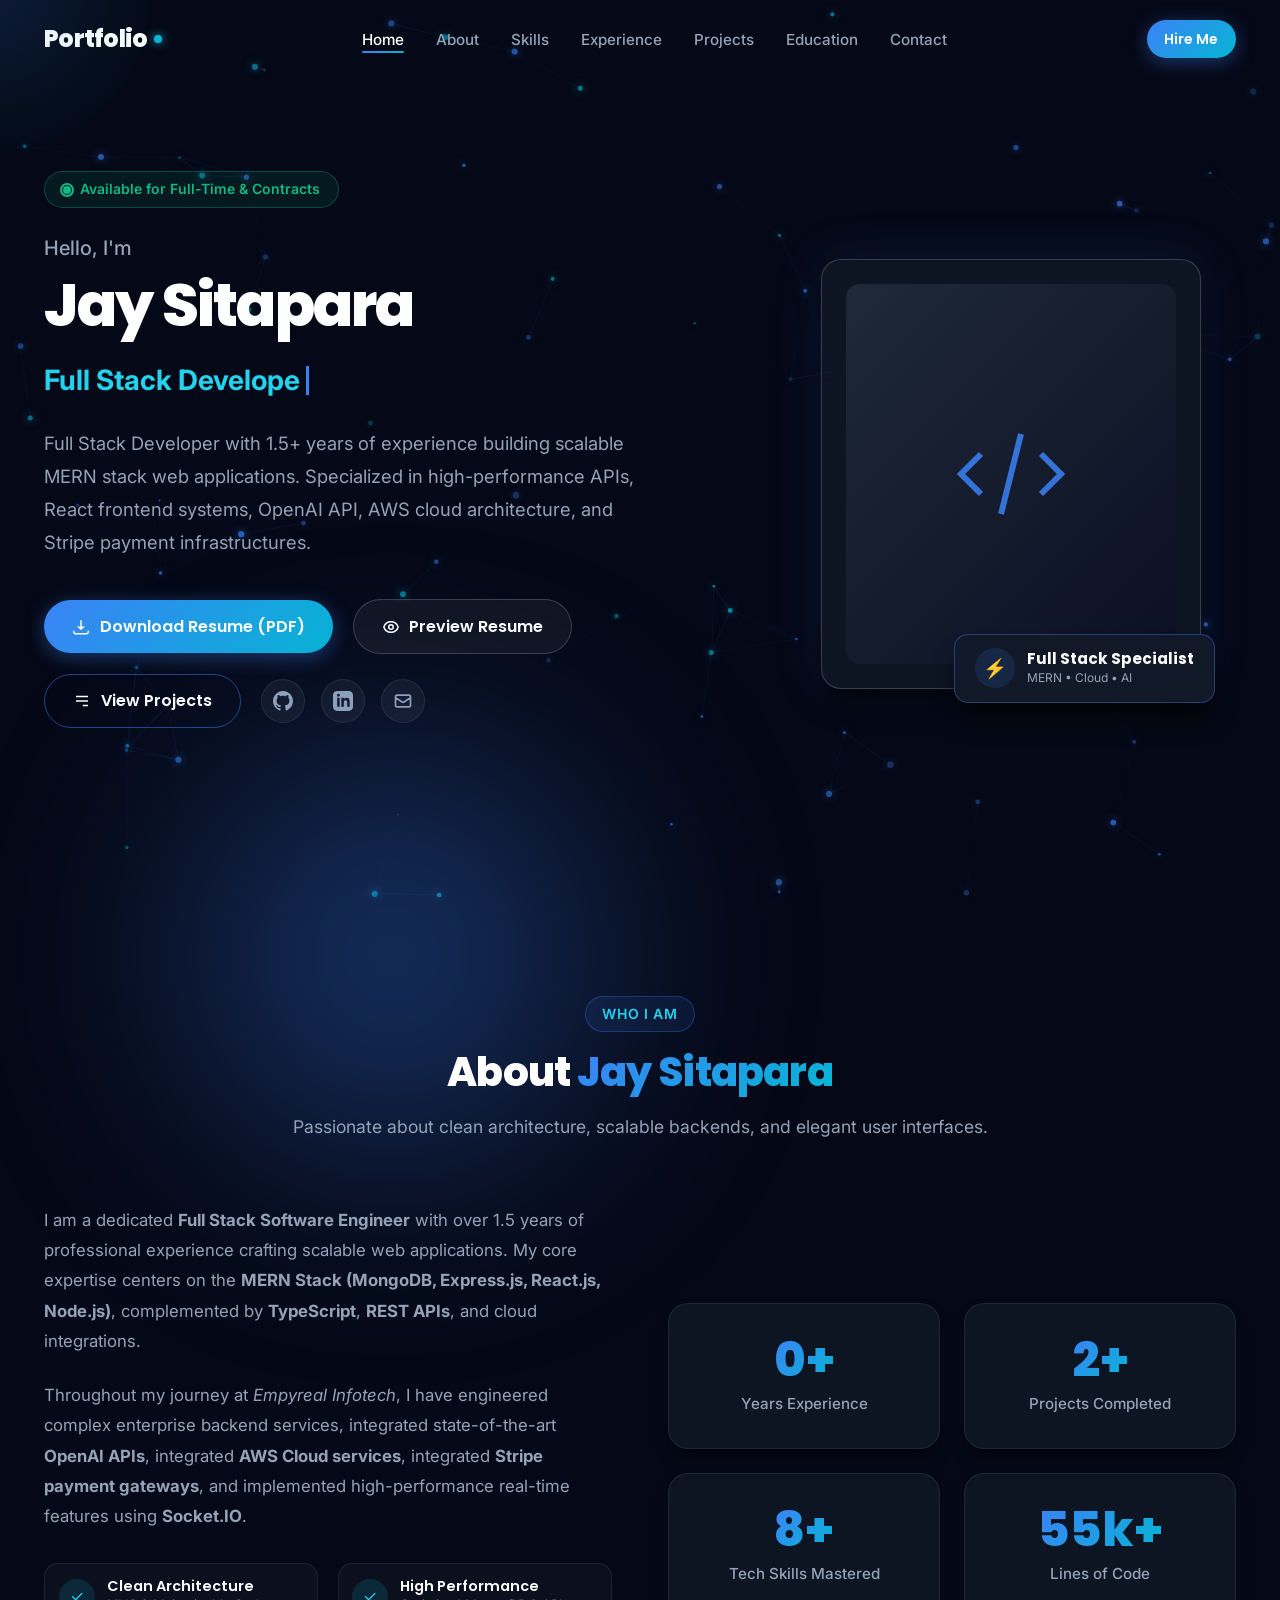
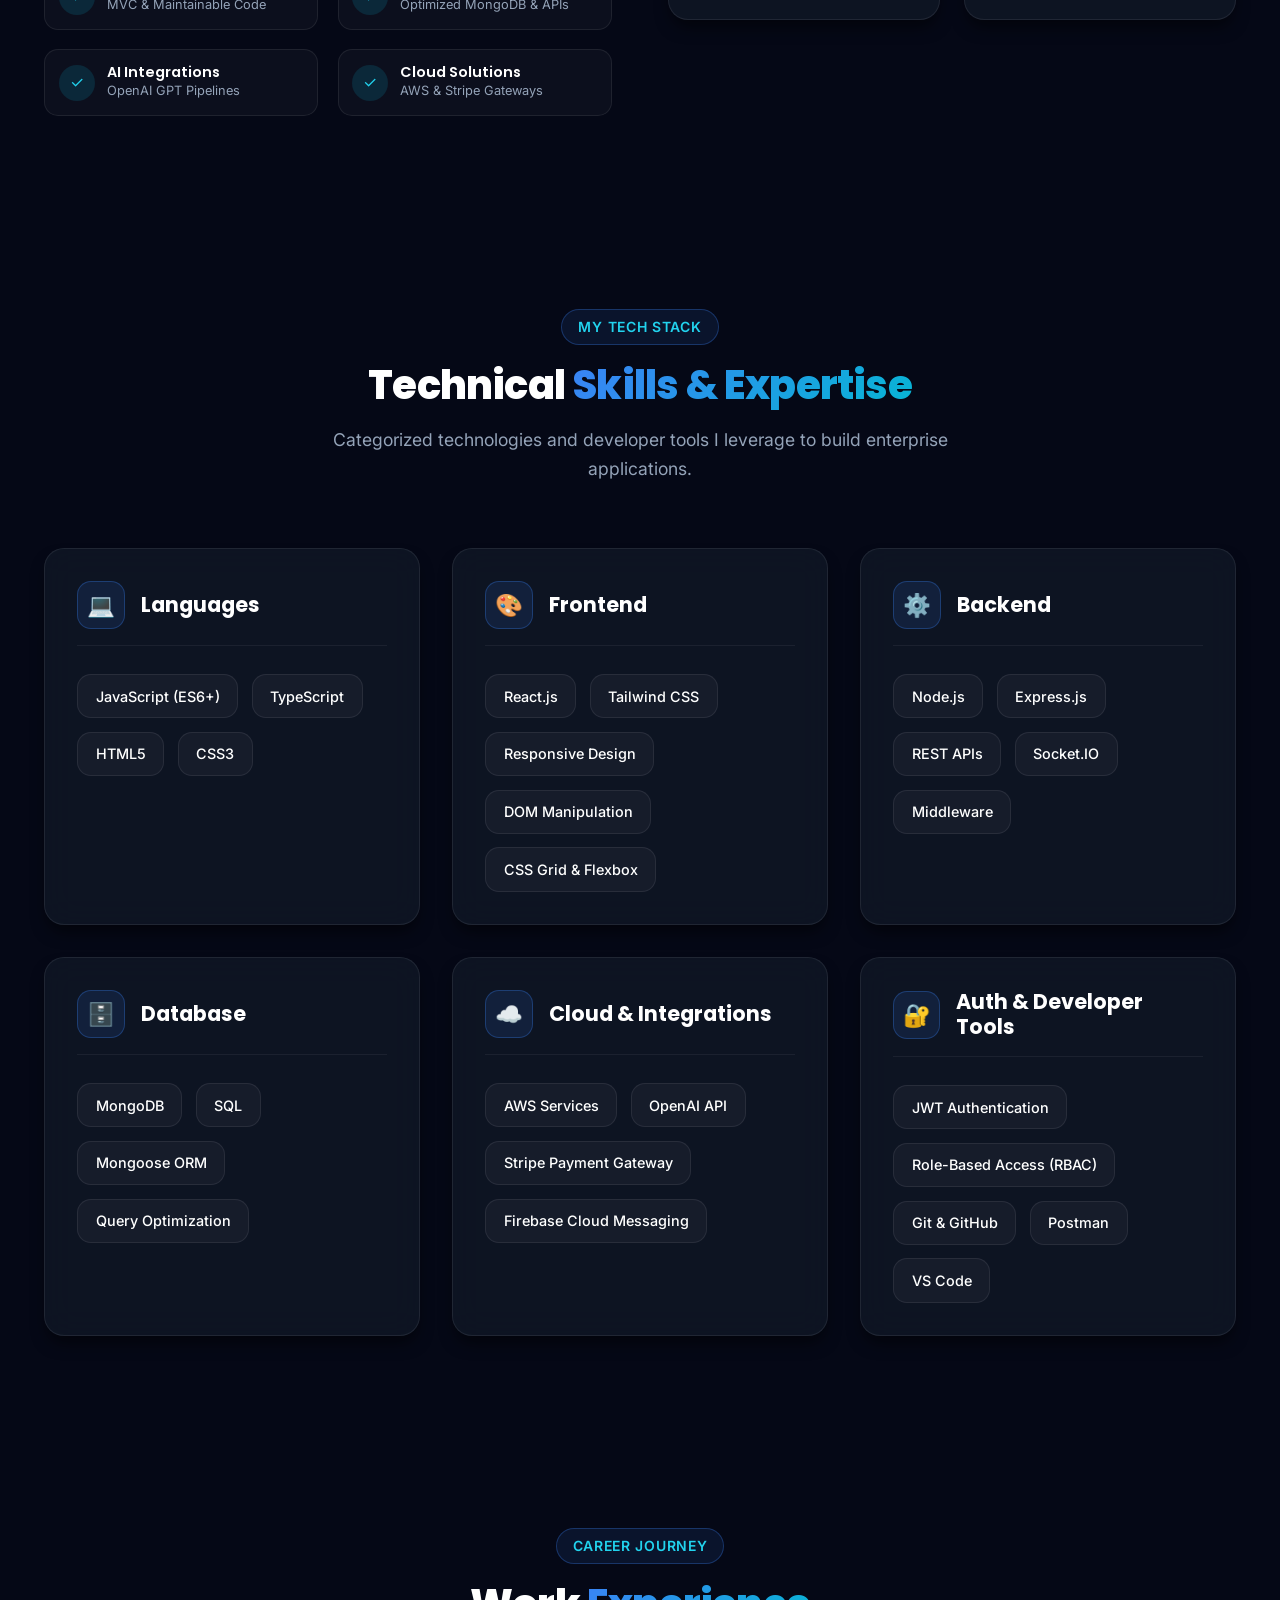
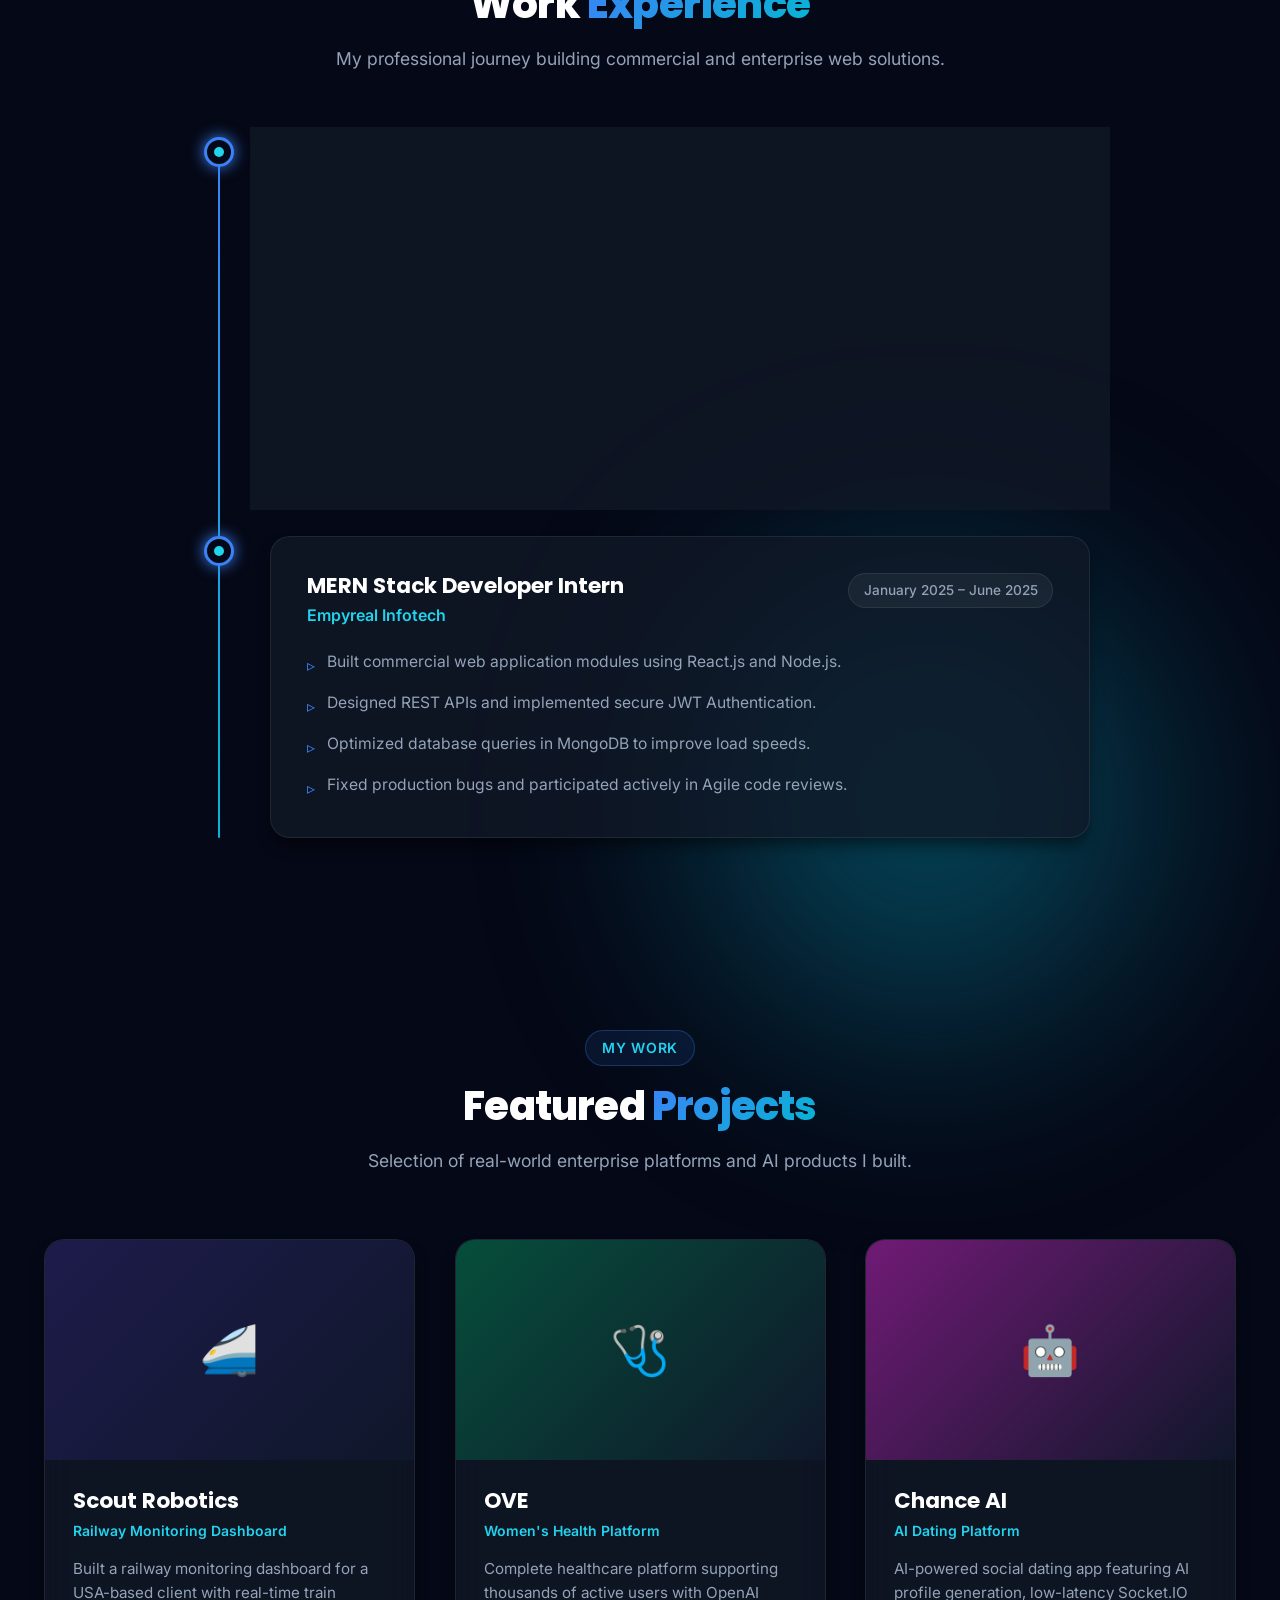
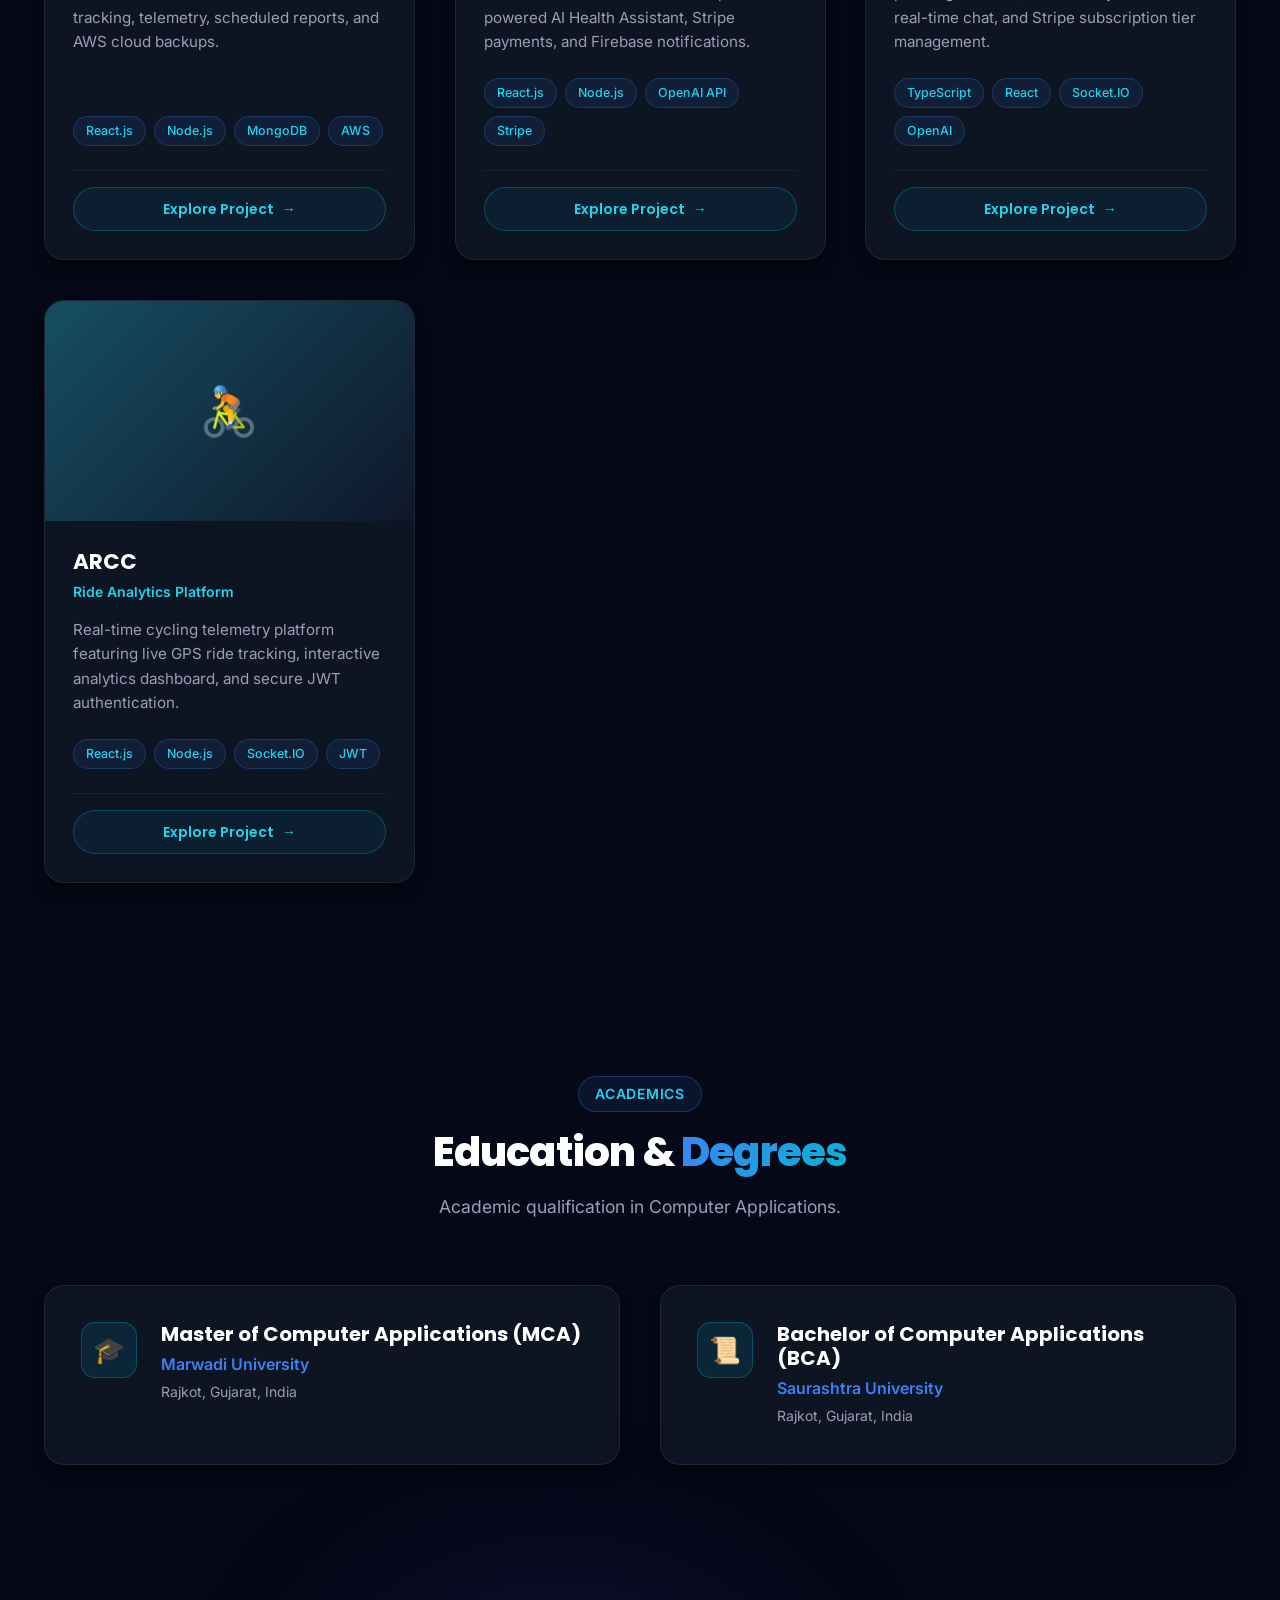
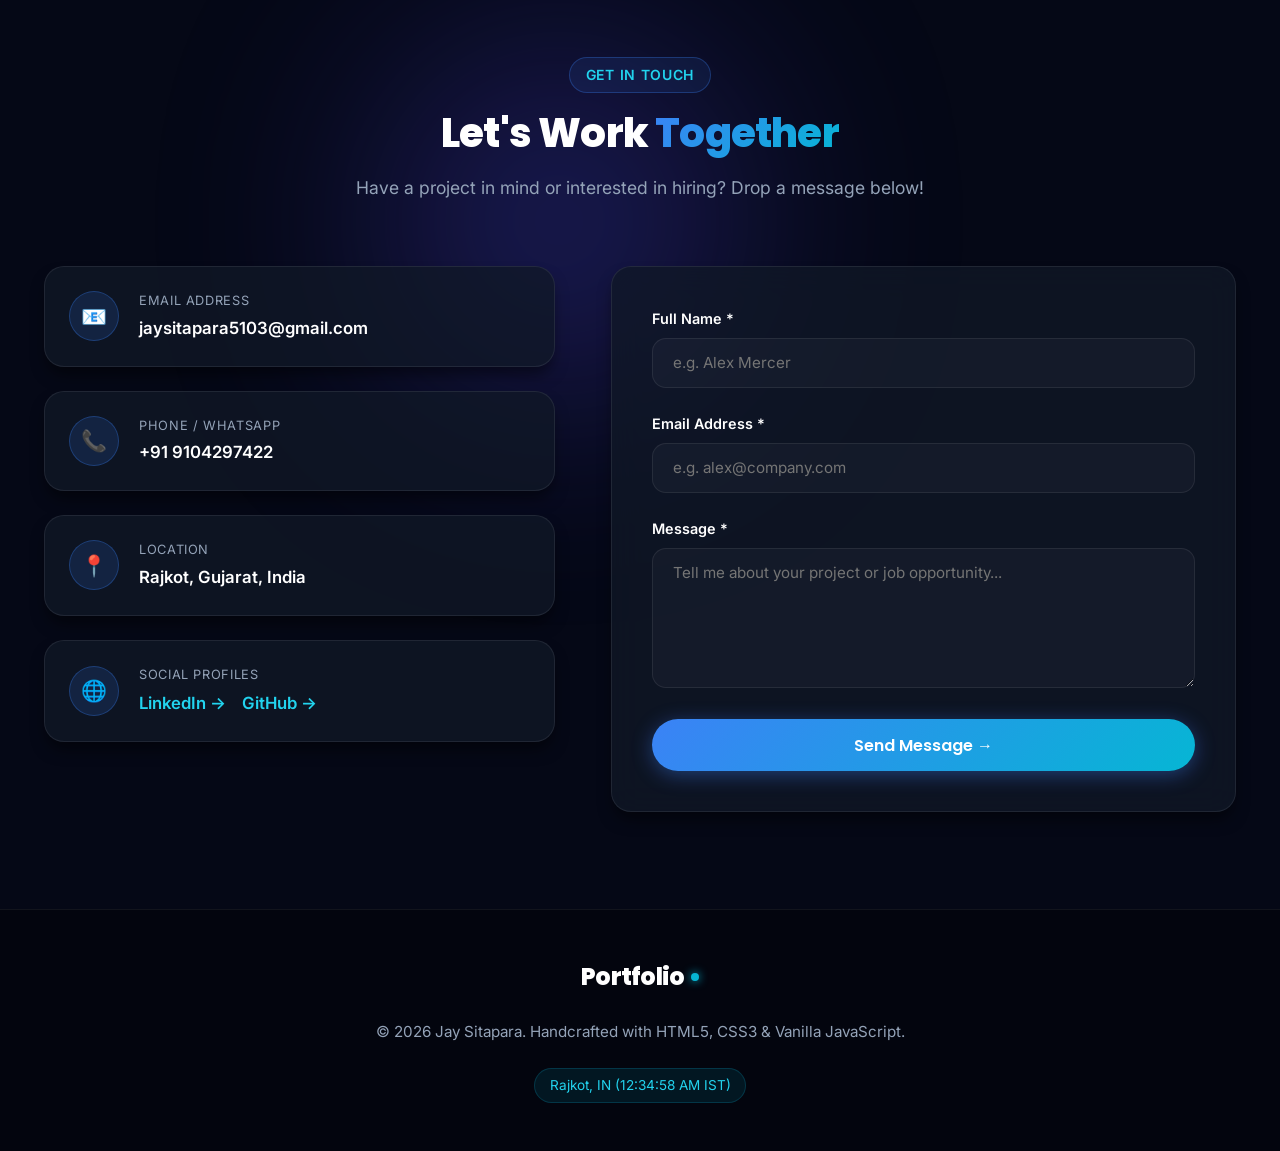
<file: index.html>
<!DOCTYPE html>
<html lang="en">

<head>
  <meta charset="UTF-8">
  <meta name="viewport" content="width=device-width, initial-scale=1.0">
  <meta name="description"
    content="Jay Sitapara - Full Stack Software Engineer specializing in MERN Stack, React.js, Node.js, TypeScript, AWS, OpenAI API, & Stripe Integrations. Based in Rajkot, India.">
  <meta name="keywords"
    content="Jay Sitapara, Full Stack Developer, MERN Stack Developer, React Developer, Node.js, TypeScript, OpenAI API, AWS, Portfolio">
  <meta name="author" content="Jay Sitapara">

  <!-- OpenGraph Metadata -->
  <meta property="og:title" content="Jay Sitapara | Full Stack Software Engineer">
  <meta property="og:description"
    content="Portfolio of Jay Sitapara - 1.5+ years of experience building high-performance MERN applications, AI solutions, and cloud integrations.">
  <meta property="og:type" content="website">
  <meta property="og:url" content="https://jaysitapara.com">

  <title>Jay Sitapara | Full Stack Software Engineer</title>

  <!-- Google Fonts: Poppins & Inter -->
  <link rel="preconnect" href="https://fonts.googleapis.com">
  <link rel="preconnect" href="https://fonts.gstatic.com" crossorigin>
  <link
    href="https://fonts.googleapis.com/css2?family=Inter:wght@300;400;500;600;700&family=Poppins:wght@500;600;700;800&display=swap"
    rel="stylesheet">

  <!-- Custom Stylesheets -->
  <link rel="stylesheet" href="css/style.css">
  <link rel="stylesheet" href="css/animations.css">
  <link rel="stylesheet" href="css/responsive.css">
</head>

<body>

  <!-- Background Interactive Canvas & Glows -->
  <canvas id="bg-canvas"></canvas>
  <div class="glow-ambient glow-1"></div>
  <div class="glow-ambient glow-2"></div>
  <div class="glow-ambient glow-3"></div>
  <div id="cursor-glow" class="cursor-glow"></div>

  <!-- Header & Navigation -->
  <header id="header" class="header">
    <div class="container nav-container">
      <a href="#hero" class="logo">
        Portfolio<span class="logo-dot"></span>
      </a>

      <nav>
        <ul id="nav-links" class="nav-links">
          <li><a href="#hero" class="nav-link active">Home</a></li>
          <li><a href="#about" class="nav-link">About</a></li>
          <li><a href="#skills" class="nav-link">Skills</a></li>
          <li><a href="#experience" class="nav-link">Experience</a></li>
          <li><a href="#projects" class="nav-link">Projects</a></li>
          <li><a href="#education" class="nav-link">Education</a></li>
          <li><a href="#contact" class="nav-link">Contact</a></li>
        </ul>
      </nav>

      <div class="nav-actions">
        <a href="#contact" class="btn btn-primary btn-sm ripple">Hire Me</a>
        <button id="hamburger" class="hamburger" aria-label="Toggle Mobile Menu">
          <span></span>
          <span></span>
          <span></span>
        </button>
      </div>
    </div>

    <!-- Scroll Progress Indicator -->
    <div class="scroll-progress-container">
      <div id="scroll-progress-bar" class="scroll-progress-bar"></div>
    </div>
  </header>

  <main>
    <!-- HERO SECTION -->
    <section id="hero" class="hero-section">
      <div class="container hero-grid">
        <div class="hero-content reveal reveal-left">
          <div class="hero-badge">
            <span class="status-dot"></span> Available for Full-Time & Contracts
          </div>

          <p class="hero-greeting">Hello, I'm</p>
          <h1 class="hero-title">Jay Sitapara</h1>

          <div class="typing-container">
            <span id="typing-text"></span>
            <span class="typing-cursor"></span>
          </div>

          <p class="hero-description">
            Full Stack Developer with 1.5+ years of experience building scalable MERN stack web applications.
            Specialized
            in high-performance APIs, React frontend systems, OpenAI API, AWS cloud architecture, and Stripe payment
            infrastructures.
          </p>

          <div class="hero-cta">
            <a href="Jay_Sitapara_Resume.pdf" download="Jay_Sitapara_Resume.pdf" class="btn btn-primary ripple">
              <svg width="18" height="18" fill="none" stroke="currentColor" stroke-width="2" viewBox="0 0 24 24">
                <path d="M12 15V3m0 12l-4-4m4 4l4-4M2 17l.621 2.485A2 2 0 004.561 21h14.878a2 2 0 001.94-1.515L22 17" />
              </svg>
              Download Resume (PDF)
            </a>

            <button id="view-resume-btn" class="btn btn-secondary ripple">
              <svg width="18" height="18" fill="none" stroke="currentColor" stroke-width="2" viewBox="0 0 24 24">
                <path d="M15 12a3 3 0 11-6 0 3 3 0 016 0z" />
                <path
                  d="M2.458 12C3.732 7.943 7.523 5 12 5c4.478 0 8.268 2.943 9.542 7-1.274 4.057-5.064 7-9.542 7-4.477 0-8.268-2.943-9.542-7z" />
              </svg>
              Preview Resume
            </button>

            <a href="#projects" class="btn btn-outline ripple">
              <svg width="18" height="18" fill="none" stroke="currentColor" stroke-width="2" viewBox="0 0 24 24">
                <path d="M4 6h16M4 12h16m-7 6h7" />
              </svg>
              View Projects
            </a>

            <div class="social-links-row">
              <a href="https://github.com/jaysitapara" target="_blank" class="social-icon-btn" aria-label="GitHub">
                <svg width="20" height="20" fill="currentColor" viewBox="0 0 24 24">
                  <path
                    d="M12 0c-6.626 0-12 5.373-12 12 0 5.302 3.438 9.8 8.207 11.387.599.111.793-.261.793-.577v-2.234c-3.338.726-4.033-1.416-4.033-1.416-.546-1.387-1.333-1.756-1.333-1.756-1.089-.745.083-.729.083-.729 1.205.084 1.839 1.237 1.839 1.237 1.07 1.834 2.807 1.304 3.492.997.107-.775.418-1.305.762-1.604-2.665-.305-5.467-1.334-5.467-5.931 0-1.311.469-2.381 1.236-3.221-.124-.303-.535-1.524.117-3.176 0 0 1.008-.322 3.301 1.23.957-.266 1.983-.399 3.003-.404 1.02.005 2.047.138 3.006.404 2.291-1.552 3.297-1.23 3.297-1.23.653 1.653.242 2.874.118 3.176.77.84 1.235 1.911 1.235 3.221 0 4.609-2.807 5.624-5.479 5.921.43.372.823 1.102.823 2.222v3.293c0 .319.192.694.801.576 4.765-1.589 8.199-6.086 8.199-11.386 0-6.627-5.373-12-12-12z" />
                </svg>
              </a>
              <a href="https://www.linkedin.com/in/jay-sitapara-170b161b8/" target="_blank" class="social-icon-btn"
                aria-label="LinkedIn">
                <svg width="20" height="20" fill="currentColor" viewBox="0 0 24 24">
                  <path
                    d="M19 0h-14c-2.761 0-5 2.239-5 5v14c0 2.761 2.239 5 5 5h14c2.762 0 5-2.239 5-5v-14c0-2.761-2.238-5-5-5zm-11 19h-3v-11h3v11zm-1.5-12.268c-.966 0-1.75-.79-1.75-1.764s.784-1.764 1.75-1.764 1.75.79 1.75 1.764-.783 1.764-1.75 1.764zm13.5 12.268h-3v-5.604c0-3.368-4-3.113-4 0v5.604h-3v-11h3v1.765c1.396-2.586 7-2.777 7 2.476v6.759z" />
                </svg>
              </a>
              <a href="mailto:jaysitapara5103@gmail.com" class="social-icon-btn" aria-label="Email">
                <svg width="20" height="20" fill="none" stroke="currentColor" stroke-width="2" viewBox="0 0 24 24">
                  <path
                    d="M3 8l7.89 5.26a2 2 0 002.22 0L21 8M5 19h14a2 2 0 002-2V7a2 2 0 00-2-2H5a2 2 0 00-2 2v10a2 2 0 002 2z" />
                </svg>
              </a>
            </div>
          </div>
        </div>

        <div class="hero-visual reveal reveal-right">
          <div class="avatar-card float-animation">
            <div class="avatar-image-wrapper">
              <svg width="120" height="120" fill="none" stroke="currentColor" stroke-width="1.2" viewBox="0 0 24 24"
                style="color: var(--primary); opacity: 0.85;">
                <path d="M10 20l4-16m4 4l4 4-4 4M6 16l-4-4 4-4" />
              </svg>
            </div>
            <div class="avatar-badge-tag">
              <div class="avatar-badge-icon">⚡</div>
              <div class="avatar-badge-text">
                <h4>Full Stack Specialist</h4>
                <p>MERN • Cloud • AI</p>
              </div>
            </div>
          </div>
        </div>
      </div>
    </section>

    <!-- ABOUT ME SECTION -->
    <section id="about" class="section">
      <div class="container">
        <div class="section-header reveal reveal-up">
          <span class="section-tag">WHO I AM</span>
          <h2 class="section-title">About <span class="gradient-text">Jay Sitapara</span></h2>
          <p class="section-subtitle">Passionate about clean architecture, scalable backends, and elegant user
            interfaces.</p>
        </div>

        <div class="about-grid">
          <div class="about-content reveal reveal-left">
            <p class="about-paragraph">
              I am a dedicated <strong>Full Stack Software Engineer</strong> with over 1.5 years of professional
              experience crafting scalable web applications. My core expertise centers on the <strong>MERN Stack
                (MongoDB, Express.js, React.js, Node.js)</strong>, complemented by <strong>TypeScript</strong>,
              <strong>REST APIs</strong>, and cloud integrations.
            </p>
            <p class="about-paragraph">
              Throughout my journey at <em>Empyreal Infotech</em>, I have engineered complex enterprise backend
              services, integrated state-of-the-art <strong>OpenAI APIs</strong>, integrated <strong>AWS Cloud
                services</strong>, integrated <strong>Stripe payment gateways</strong>, and implemented high-performance
              real-time features using <strong>Socket.IO</strong>.
            </p>

            <div class="about-highlight-list">
              <div class="highlight-item">
                <div class="highlight-icon">✓</div>
                <div class="highlight-text">
                  <h5>Clean Architecture</h5>
                  <p>MVC & Maintainable Code</p>
                </div>
              </div>
              <div class="highlight-item">
                <div class="highlight-icon">✓</div>
                <div class="highlight-text">
                  <h5>High Performance</h5>
                  <p>Optimized MongoDB & APIs</p>
                </div>
              </div>
              <div class="highlight-item">
                <div class="highlight-icon">✓</div>
                <div class="highlight-text">
                  <h5>AI Integrations</h5>
                  <p>OpenAI GPT Pipelines</p>
                </div>
              </div>
              <div class="highlight-item">
                <div class="highlight-icon">✓</div>
                <div class="highlight-text">
                  <h5>Cloud Solutions</h5>
                  <p>AWS & Stripe Gateways</p>
                </div>
              </div>
            </div>
          </div>

          <div class="about-stats-grid reveal reveal-right">
            <div class="glass-card stat-card">
              <div class="stat-number counter-value" data-target="1.5" data-suffix="+">0</div>
              <div class="stat-label">Years Experience</div>
            </div>
            <div class="glass-card stat-card">
              <div class="stat-number counter-value" data-target="5" data-suffix="+">0</div>
              <div class="stat-label">Projects Completed</div>
            </div>
            <div class="glass-card stat-card">
              <div class="stat-number counter-value" data-target="15" data-suffix="+">0</div>
              <div class="stat-label">Tech Skills Mastered</div>
            </div>
            <div class="glass-card stat-card">
              <div class="stat-number counter-value" data-target="100" data-suffix="k+">0</div>
              <div class="stat-label">Lines of Code</div>
            </div>
          </div>
        </div>
      </div>
    </section>

    <!-- SKILLS SECTION -->
    <section id="skills" class="section">
      <div class="container">
        <div class="section-header reveal reveal-up">
          <span class="section-tag">MY TECH STACK</span>
          <h2 class="section-title">Technical <span class="gradient-text">Skills & Expertise</span></h2>
          <p class="section-subtitle">Categorized technologies and developer tools I leverage to build enterprise
            applications.</p>
        </div>

        <div class="skills-categories-grid">
          <!-- Languages -->
          <div class="glass-card skill-category-card reveal reveal-up delay-1">
            <div class="category-header">
              <div class="category-icon">💻</div>
              <h3 class="category-title">Languages</h3>
            </div>
            <div class="skills-tags-container">
              <span class="skill-chip">JavaScript (ES6+)</span>
              <span class="skill-chip">TypeScript</span>
              <span class="skill-chip">HTML5</span>
              <span class="skill-chip">CSS3</span>
            </div>
          </div>

          <!-- Frontend -->
          <div class="glass-card skill-category-card reveal reveal-up delay-2">
            <div class="category-header">
              <div class="category-icon">🎨</div>
              <h3 class="category-title">Frontend</h3>
            </div>
            <div class="skills-tags-container">
              <span class="skill-chip">React.js</span>
              <span class="skill-chip">Tailwind CSS</span>
              <span class="skill-chip">Responsive Design</span>
              <span class="skill-chip">DOM Manipulation</span>
              <span class="skill-chip">CSS Grid & Flexbox</span>
            </div>
          </div>

          <!-- Backend -->
          <div class="glass-card skill-category-card reveal reveal-up delay-3">
            <div class="category-header">
              <div class="category-icon">⚙️</div>
              <h3 class="category-title">Backend</h3>
            </div>
            <div class="skills-tags-container">
              <span class="skill-chip">Node.js</span>
              <span class="skill-chip">Express.js</span>
              <span class="skill-chip">REST APIs</span>
              <span class="skill-chip">Socket.IO</span>
              <span class="skill-chip">Middleware</span>
            </div>
          </div>

          <!-- Database -->
          <div class="glass-card skill-category-card reveal reveal-up delay-4">
            <div class="category-header">
              <div class="category-icon">🗄️</div>
              <h3 class="category-title">Database</h3>
            </div>
            <div class="skills-tags-container">
              <span class="skill-chip">MongoDB</span>
              <span class="skill-chip">SQL</span>
              <span class="skill-chip">Mongoose ORM</span>
              <span class="skill-chip">Query Optimization</span>
            </div>
          </div>

          <!-- Cloud & Integrations -->
          <div class="glass-card skill-category-card reveal reveal-up delay-5">
            <div class="category-header">
              <div class="category-icon">☁️</div>
              <h3 class="category-title">Cloud & Integrations</h3>
            </div>
            <div class="skills-tags-container">
              <span class="skill-chip">AWS Services</span>
              <span class="skill-chip">OpenAI API</span>
              <span class="skill-chip">Stripe Payment Gateway</span>
              <span class="skill-chip">Firebase Cloud Messaging</span>
            </div>
          </div>

          <!-- Auth & Dev Tools -->
          <div class="glass-card skill-category-card reveal reveal-up delay-5">
            <div class="category-header">
              <div class="category-icon">🔐</div>
              <h3 class="category-title">Auth & Developer Tools</h3>
            </div>
            <div class="skills-tags-container">
              <span class="skill-chip">JWT Authentication</span>
              <span class="skill-chip">Role-Based Access (RBAC)</span>
              <span class="skill-chip">Git & GitHub</span>
              <span class="skill-chip">Postman</span>
              <span class="skill-chip">VS Code</span>
            </div>
          </div>
        </div>
      </div>
    </section>

    <!-- WORK EXPERIENCE SECTION -->
    <section id="experience" class="section">
      <div class="container">
        <div class="section-header reveal reveal-up">
          <span class="section-tag">CAREER JOURNEY</span>
          <h2 class="section-title">Work <span class="gradient-text">Experience</span></h2>
          <p class="section-subtitle">My professional journey building commercial and enterprise web solutions.</p>
        </div>

        <div class="timeline-container">
          <div class="timeline-line"></div>

          <!-- Role 1 -->
          <div class="timeline-item reveal reveal-up">
            <div class="timeline-node">
              <div class="timeline-node-inner"></div>
            </div>
            <div class="glass-card timeline-card">
              <div class="timeline-header">
                <div class="company-title-group">
                  <h3>Full Stack Software Engineer (MERN)</h3>
                  <div class="company-name">Empyreal Infotech</div>
                </div>
                <div class="timeline-duration">July 2025 – Present</div>
              </div>

              <div class="responsibilities-list">
                <div class="responsibility-item">
                  <span class="responsibility-bullet">▹</span>
                  <span>Developed cloud-based MERN applications for enterprise clients.</span>
                </div>
                <div class="responsibility-item">
                  <span class="responsibility-bullet">▹</span>
                  <span>Built scalable REST APIs and designed complex MongoDB schemas.</span>
                </div>
                <div class="responsibility-item">
                  <span class="responsibility-bullet">▹</span>
                  <span>Integrated OpenAI API for automated intelligent assistant workflows.</span>
                </div>
                <div class="responsibility-item">
                  <span class="responsibility-bullet">▹</span>
                  <span>Integrated AWS services & Stripe payment checkout gateways.</span>
                </div>
                <div class="responsibility-item">
                  <span class="responsibility-bullet">▹</span>
                  <span>Developed modular, reusable React frontend components in Agile environments.</span>
                </div>
              </div>
            </div>
          </div>

          <!-- Role 2 -->
          <div class="timeline-item reveal reveal-up delay-2">
            <div class="timeline-node">
              <div class="timeline-node-inner"></div>
            </div>
            <div class="glass-card timeline-card">
              <div class="timeline-header">
                <div class="company-title-group">
                  <h3>MERN Stack Developer Intern</h3>
                  <div class="company-name">Empyreal Infotech</div>
                </div>
                <div class="timeline-duration">January 2025 – June 2025</div>
              </div>

              <div class="responsibilities-list">
                <div class="responsibility-item">
                  <span class="responsibility-bullet">▹</span>
                  <span>Built commercial web application modules using React.js and Node.js.</span>
                </div>
                <div class="responsibility-item">
                  <span class="responsibility-bullet">▹</span>
                  <span>Designed REST APIs and implemented secure JWT Authentication.</span>
                </div>
                <div class="responsibility-item">
                  <span class="responsibility-bullet">▹</span>
                  <span>Optimized database queries in MongoDB to improve load speeds.</span>
                </div>
                <div class="responsibility-item">
                  <span class="responsibility-bullet">▹</span>
                  <span>Fixed production bugs and participated actively in Agile code reviews.</span>
                </div>
              </div>
            </div>
          </div>
        </div>
      </div>
    </section>

    <!-- PROJECTS SECTION -->
    <section id="projects" class="section">
      <div class="container">
        <div class="section-header reveal reveal-up">
          <span class="section-tag">MY WORK</span>
          <h2 class="section-title">Featured <span class="gradient-text">Projects</span></h2>
          <p class="section-subtitle">Selection of real-world enterprise platforms and AI products I built.</p>
        </div>

        <div class="projects-grid">
          <!-- Project 1 -->
          <div class="glass-card project-card reveal reveal-up delay-1" data-category="fullstack ai">
            <div class="project-img-wrapper">
              <div class="project-img-placeholder"
                style="background: linear-gradient(135deg, #1e1b4b 0%, #0f172a 100%); display: flex; align-items: center; justify-content: center; color: #3b82f6; font-size: 3rem;">
                🚄
              </div>
              <div class="project-overlay">
                <button class="btn btn-primary btn-sm view-project-detail" data-project="scout-robotics">View
                  Details</button>
              </div>
            </div>
            <div class="project-content">
              <h3 class="project-title">Scout Robotics</h3>
              <div class="project-subtitle">Railway Monitoring Dashboard</div>
              <p class="project-desc">Built a railway monitoring dashboard for a USA-based client with real-time train
                tracking, telemetry, scheduled reports, and AWS cloud backups.</p>

              <div class="project-tech-chips">
                <span class="tech-chip">React.js</span>
                <span class="tech-chip">Node.js</span>
                <span class="tech-chip">MongoDB</span>
                <span class="tech-chip">AWS</span>
              </div>

              <div class="project-footer-links">
                <button class="project-link-btn view-project-detail" data-project="scout-robotics">
                  Explore Project <span class="arrow-icon">&rarr;</span>
                </button>
              </div>
            </div>
          </div>

          <!-- Project 2 -->
          <div class="glass-card project-card reveal reveal-up delay-2" data-category="fullstack ai">
            <div class="project-img-wrapper">
              <div class="project-img-placeholder"
                style="background: linear-gradient(135deg, #064e3b 0%, #0f172a 100%); display: flex; align-items: center; justify-content: center; color: #10b981; font-size: 3rem;">
                🩺
              </div>
              <div class="project-overlay">
                <button class="btn btn-primary btn-sm view-project-detail" data-project="ove">View Details</button>
              </div>
            </div>
            <div class="project-content">
              <h3 class="project-title">OVE</h3>
              <div class="project-subtitle">Women's Health Platform</div>
              <p class="project-desc">Complete healthcare platform supporting thousands of active users with OpenAI
                powered AI Health Assistant, Stripe payments, and Firebase notifications.</p>

              <div class="project-tech-chips">
                <span class="tech-chip">React.js</span>
                <span class="tech-chip">Node.js</span>
                <span class="tech-chip">OpenAI API</span>
                <span class="tech-chip">Stripe</span>
              </div>

              <div class="project-footer-links">
                <button class="project-link-btn view-project-detail" data-project="ove">
                  Explore Project <span class="arrow-icon">&rarr;</span>
                </button>
              </div>
            </div>
          </div>

          <!-- Project 3 -->
          <div class="glass-card project-card reveal reveal-up delay-3" data-category="fullstack ai realtime">
            <div class="project-img-wrapper">
              <div class="project-img-placeholder"
                style="background: linear-gradient(135deg, #701a75 0%, #0f172a 100%); display: flex; align-items: center; justify-content: center; color: #ec4899; font-size: 3rem;">
                🤖
              </div>
              <div class="project-overlay">
                <button class="btn btn-primary btn-sm view-project-detail" data-project="chance-ai">View
                  Details</button>
              </div>
            </div>
            <div class="project-content">
              <h3 class="project-title">Chance AI</h3>
              <div class="project-subtitle">AI Dating Platform</div>
              <p class="project-desc">AI-powered social dating app featuring AI profile generation, low-latency
                Socket.IO real-time chat, and Stripe subscription tier management.</p>

              <div class="project-tech-chips">
                <span class="tech-chip">TypeScript</span>
                <span class="tech-chip">React</span>
                <span class="tech-chip">Socket.IO</span>
                <span class="tech-chip">OpenAI</span>
              </div>

              <div class="project-footer-links">
                <button class="project-link-btn view-project-detail" data-project="chance-ai">
                  Explore Project <span class="arrow-icon">&rarr;</span>
                </button>
              </div>
            </div>
          </div>

          <!-- Project 4 -->
          <div class="glass-card project-card reveal reveal-up delay-4" data-category="fullstack realtime">
            <div class="project-img-wrapper">
              <div class="project-img-placeholder"
                style="background: linear-gradient(135deg, #164e63 0%, #0f172a 100%); display: flex; align-items: center; justify-content: center; color: #06b6d4; font-size: 3rem;">
                🚴
              </div>
              <div class="project-overlay">
                <button class="btn btn-primary btn-sm view-project-detail" data-project="arcc">View Details</button>
              </div>
            </div>
            <div class="project-content">
              <h3 class="project-title">ARCC</h3>
              <div class="project-subtitle">Ride Analytics Platform</div>
              <p class="project-desc">Real-time cycling telemetry platform featuring live GPS ride tracking, interactive
                analytics dashboard, and secure JWT authentication.</p>

              <div class="project-tech-chips">
                <span class="tech-chip">React.js</span>
                <span class="tech-chip">Node.js</span>
                <span class="tech-chip">Socket.IO</span>
                <span class="tech-chip">JWT</span>
              </div>

              <div class="project-footer-links">
                <button class="project-link-btn view-project-detail" data-project="arcc">
                  Explore Project <span class="arrow-icon">&rarr;</span>
                </button>
              </div>
            </div>
          </div>
        </div>
      </div>
    </section>

    <!-- EDUCATION SECTION -->
    <section id="education" class="section">
      <div class="container">
        <div class="section-header reveal reveal-up">
          <span class="section-tag">ACADEMICS</span>
          <h2 class="section-title">Education & <span class="gradient-text">Degrees</span></h2>
          <p class="section-subtitle">Academic qualification in Computer Applications.</p>
        </div>

        <div class="education-grid">
          <!-- Degree 1 -->
          <div class="glass-card education-card reveal reveal-left">
            <div class="edu-icon-box">🎓</div>
            <div class="edu-details">
              <h3>Master of Computer Applications (MCA)</h3>
              <div class="edu-university">Marwadi University</div>
              <div class="edu-location">Rajkot, Gujarat, India</div>
            </div>
          </div>

          <!-- Degree 2 -->
          <div class="glass-card education-card reveal reveal-right">
            <div class="edu-icon-box">📜</div>
            <div class="edu-details">
              <h3>Bachelor of Computer Applications (BCA)</h3>
              <div class="edu-university">Saurashtra University</div>
              <div class="edu-location">Rajkot, Gujarat, India</div>
            </div>
          </div>
        </div>
      </div>
    </section>

    <!-- CONTACT SECTION -->
    <section id="contact" class="section">
      <div class="container">
        <div class="section-header reveal reveal-up">
          <span class="section-tag">GET IN TOUCH</span>
          <h2 class="section-title">Let's Work <span class="gradient-text">Together</span></h2>
          <p class="section-subtitle">Have a project in mind or interested in hiring? Drop a message below!</p>
        </div>

        <div class="contact-grid">
          <div class="contact-info-list reveal reveal-left">
            <div class="glass-card contact-card-item">
              <div class="contact-icon-box">📧</div>
              <div class="contact-text-group">
                <label>Email Address</label>
                <a href="mailto:jaysitapara5103@gmail.com">jaysitapara5103@gmail.com</a>
              </div>
            </div>

            <div class="glass-card contact-card-item">
              <div class="contact-icon-box">📞</div>
              <div class="contact-text-group">
                <label>Phone / WhatsApp</label>
                <a href="tel:+919104297422">+91 9104297422</a>
              </div>
            </div>

            <div class="glass-card contact-card-item">
              <div class="contact-icon-box">📍</div>
              <div class="contact-text-group">
                <label>Location</label>
                <span>Rajkot, Gujarat, India</span>
              </div>
            </div>

            <div class="glass-card contact-card-item">
              <div class="contact-icon-box">🌐</div>
              <div class="contact-text-group">
                <label>Social Profiles</label>
                <div style="display: flex; gap: 1rem; margin-top: 0.3rem;">
                  <a href="https://www.linkedin.com/in/jay-sitapara-170b161b8/" target="_blank"
                    style="color: var(--accent); font-weight: 600;">LinkedIn &rarr;</a>
                  <a href="https://github.com/jaysitapara" target="_blank"
                    style="color: var(--accent); font-weight: 600;">GitHub &rarr;</a>
                </div>
              </div>
            </div>
          </div>

          <div class="glass-card contact-form-card reveal reveal-right">
            <form id="contact-form">
              <input type="hidden" name="access_key" value="216110f0-8c29-450f-90e9-742e97914f62">
              <input type="hidden" name="subject" value="New Portfolio Contact Message from JaySitapara.com">
              <input type="hidden" name="from_name" value="Jay Sitapara Portfolio">

              <div id="form-alert" class="form-alert"></div>

              <div class="form-group">
                <label for="name" class="form-label">Full Name *</label>
                <input type="text" id="name" name="name" class="form-input" placeholder="e.g. Alex Mercer" required>
              </div>

              <div class="form-group">
                <label for="email" class="form-label">Email Address *</label>
                <input type="email" id="email" name="email" class="form-input" placeholder="e.g. alex@company.com" required>
              </div>

              <div class="form-group">
                <label for="message" class="form-label">Message *</label>
                <textarea id="message" name="message" class="form-textarea"
                  placeholder="Tell me about your project or job opportunity..." required></textarea>
              </div>

              <button type="submit" id="submit-btn" class="btn btn-primary ripple" style="width: 100%;">
                <span id="btn-text">Send Message &rarr;</span>
                <span id="btn-spinner" style="display: none;">Sending Message...</span>
              </button>
            </form>
          </div>
        </div>
      </div>
    </section>
  </main>

  <!-- FOOTER -->
  <footer class="footer">
    <div class="container footer-content">
      <a href="#hero" class="logo">
        Portfolio<span class="logo-dot"></span>
      </a>

      <p class="footer-text">
        &copy; 2026 Jay Sitapara. Handcrafted with HTML5, CSS3 & Vanilla JavaScript.
      </p>

      <div id="live-clock" class="footer-clock">
        Rajkot, IN
      </div>
    </div>
  </footer>

  <!-- Back to Top Floating Button -->
  <button id="back-to-top" class="back-to-top" aria-label="Back to Top">
    &uarr;
  </button>

  <!-- Project & Resume Modal Popup -->
  <div id="modal-overlay" class="modal-overlay">
    <div class="glass-card modal-content">
      <button id="modal-close-btn" class="modal-close-btn">&times;</button>
      <div id="modal-container"></div>
    </div>
  </div>

  <!-- Vanilla Scripts -->
  <script src="js/typing.js"></script>
  <script src="js/animation.js"></script>
  <script src="js/main.js"></script>
</body>

</html>
</file>
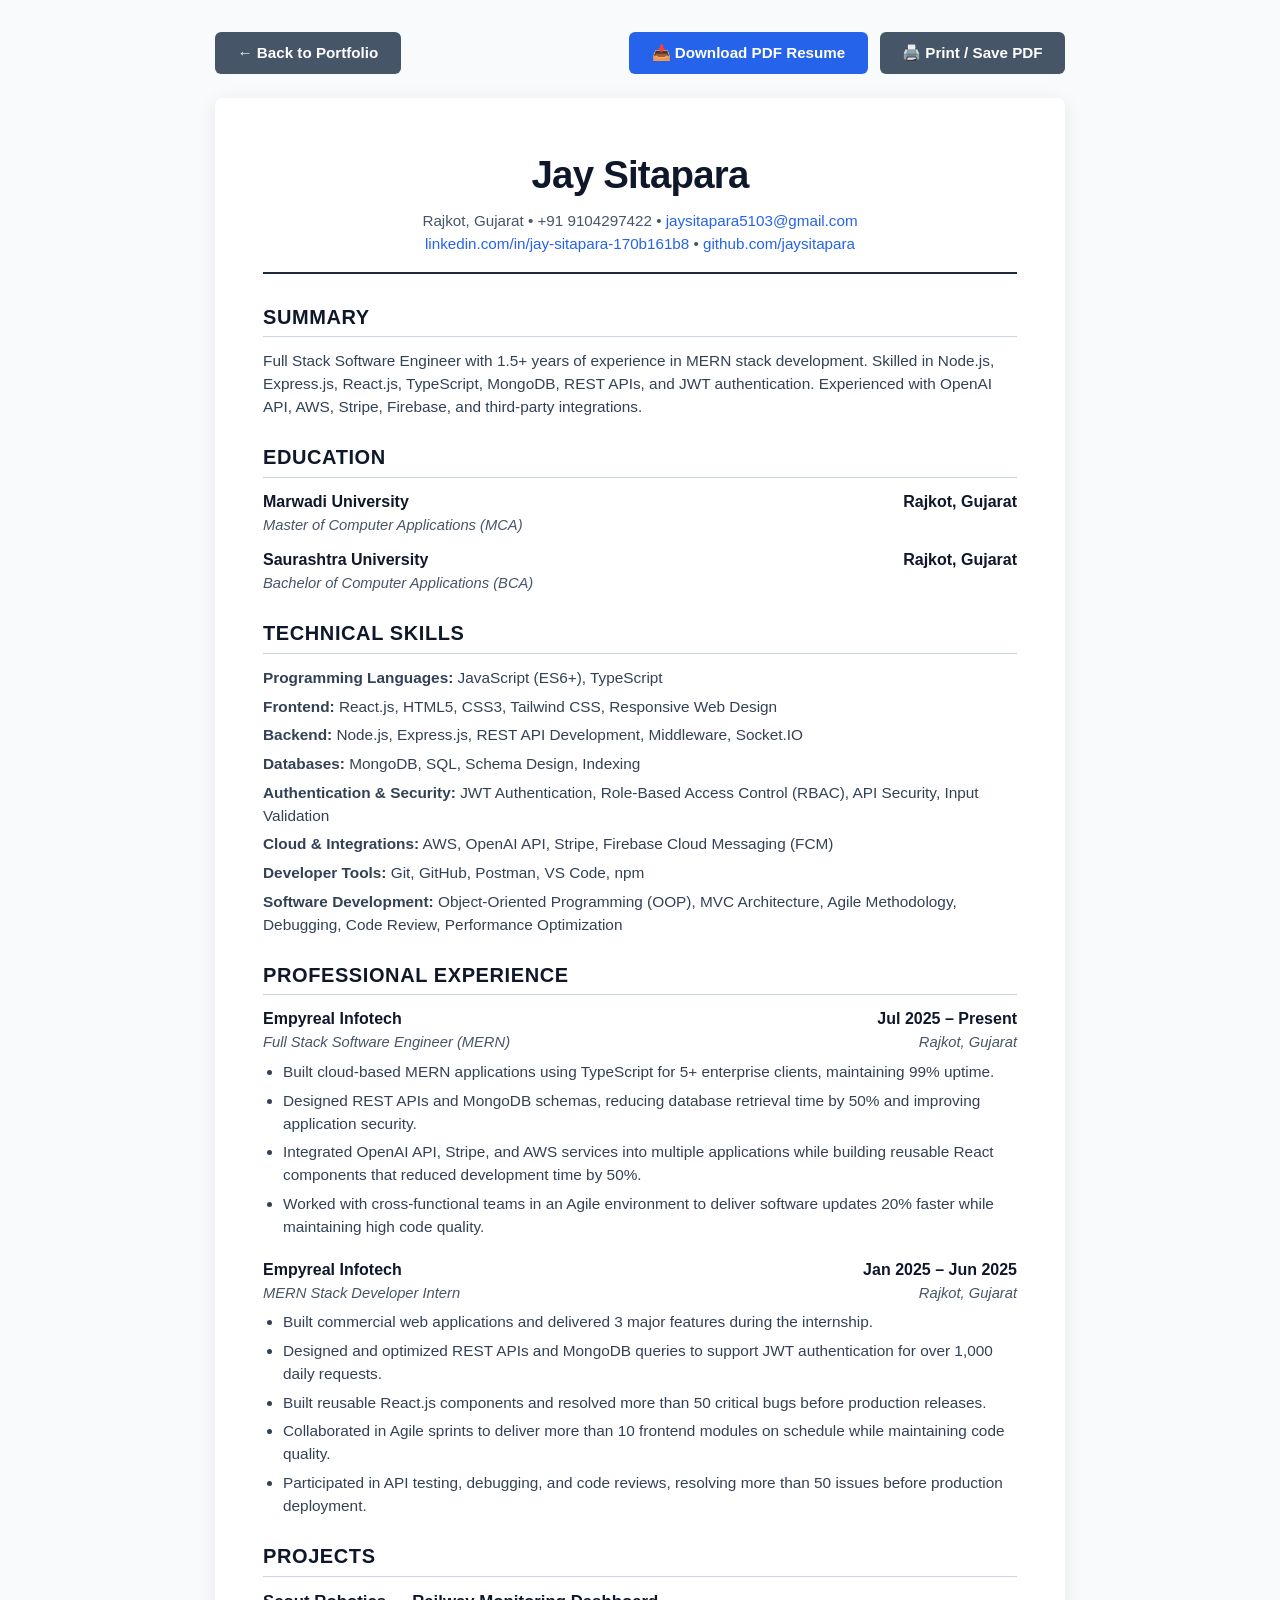
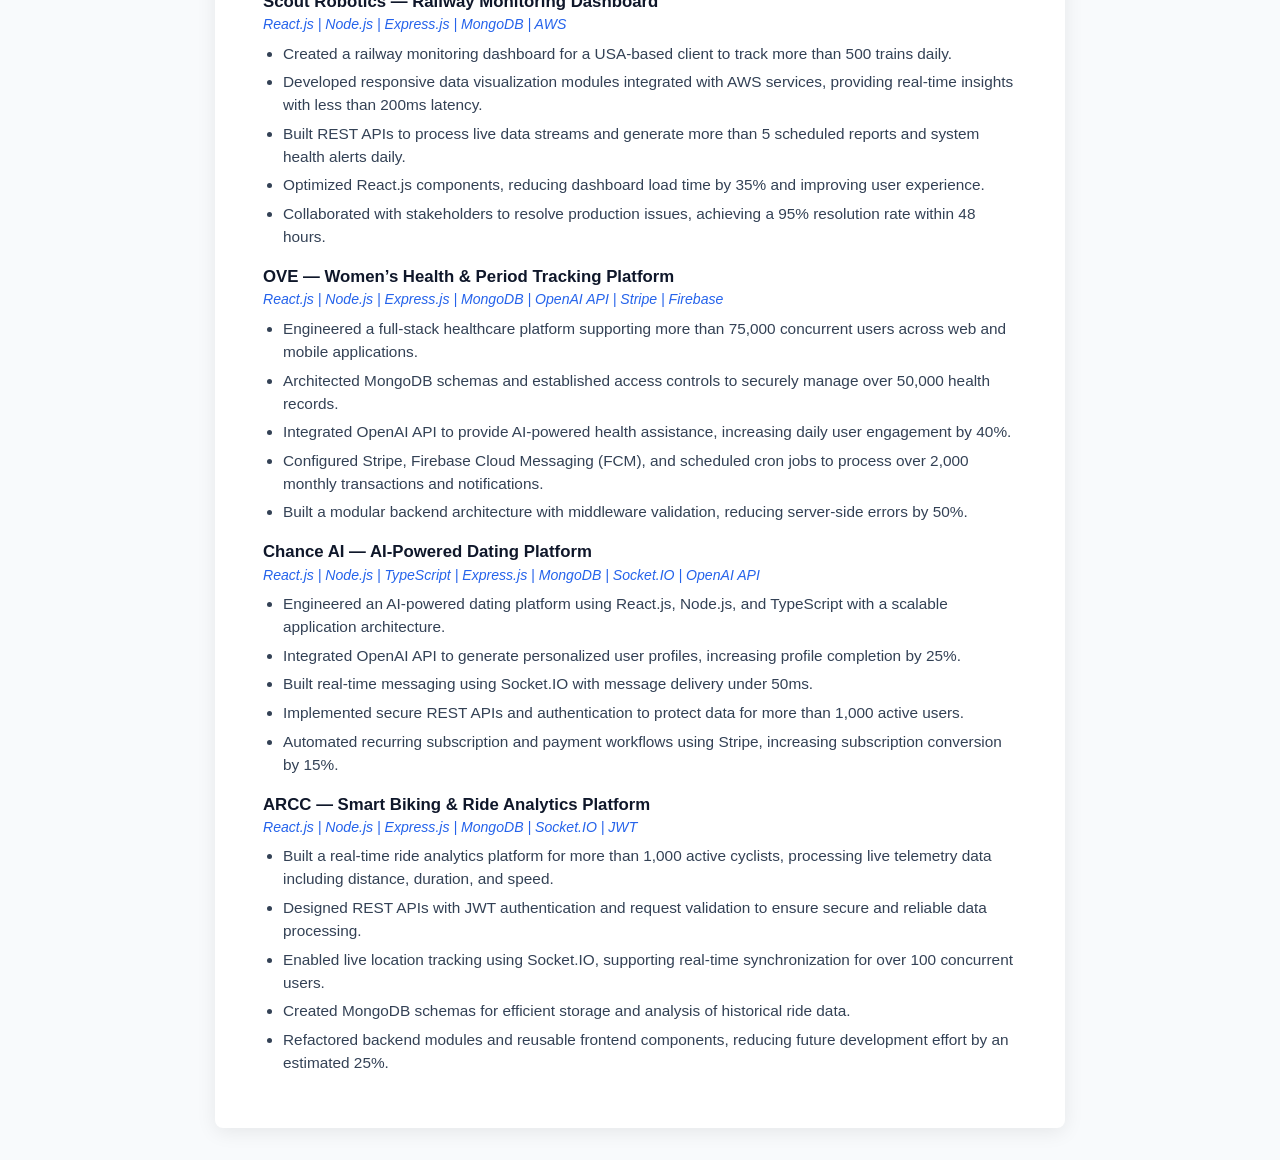
<file: resume.html>
<!DOCTYPE html>
<html lang="en">
<head>
  <meta charset="UTF-8">
  <meta name="viewport" content="width=device-width, initial-scale=1.0">
  <title>Jay Sitapara - Resume / CV</title>
  <style>
    * {
      box-sizing: border-box;
      margin: 0;
      padding: 0;
    }
    body {
      font-family: 'Segoe UI', Arial, Helvetica, sans-serif;
      color: #111111;
      background: #f8fafc;
      line-height: 1.5;
      padding: 2rem;
    }
    .resume-paper {
      max-width: 850px;
      margin: 0 auto;
      background: #ffffff;
      padding: 3rem;
      border-radius: 8px;
      box-shadow: 0 4px 20px rgba(0,0,0,0.08);
    }
    .header {
      text-align: center;
      margin-bottom: 1.75rem;
      border-bottom: 2px solid #1e293b;
      padding-bottom: 1rem;
    }
    .header h1 {
      font-size: 2.4rem;
      color: #0f172a;
      letter-spacing: -0.02em;
    }
    .contact-info {
      font-size: 0.95rem;
      color: #475569;
      margin-top: 0.4rem;
    }
    .contact-info a {
      color: #2563eb;
      text-decoration: none;
    }
    .section-title {
      font-size: 1.25rem;
      color: #0f172a;
      border-bottom: 1.5px solid #cbd5e1;
      padding-bottom: 0.3rem;
      margin-top: 1.5rem;
      margin-bottom: 0.75rem;
      text-transform: uppercase;
      letter-spacing: 0.03em;
    }
    p, li {
      font-size: 0.96rem;
      color: #334155;
    }
    ul {
      padding-left: 1.25rem;
      margin-top: 0.4rem;
    }
    li {
      margin-bottom: 0.35rem;
    }
    .item-header {
      display: flex;
      justify-content: space-between;
      align-items: baseline;
      font-weight: 600;
      color: #0f172a;
    }
    .item-sub {
      display: flex;
      justify-content: space-between;
      font-style: italic;
      color: #475569;
      font-size: 0.92rem;
      margin-bottom: 0.35rem;
    }
    .tech-stack-line {
      font-size: 0.88rem;
      color: #2563eb;
      font-style: italic;
      margin-bottom: 0.35rem;
    }
    .no-print-bar {
      max-width: 850px;
      margin: 0 auto 1.5rem auto;
      display: flex;
      justify-content: space-between;
      align-items: center;
    }
    .btn {
      padding: 0.6rem 1.4rem;
      background: #2563eb;
      color: #ffffff;
      border: none;
      border-radius: 6px;
      font-weight: 600;
      cursor: pointer;
      text-decoration: none;
      font-size: 0.95rem;
    }
    .btn-secondary {
      background: #475569;
    }

    @media print {
      body {
        background: #ffffff;
        padding: 0;
      }
      .no-print-bar {
        display: none !important;
      }
      .resume-paper {
        box-shadow: none;
        padding: 0;
        max-width: 100%;
      }
      h1, h2, h3 {
        page-break-after: avoid;
      }
      .experience-block, .project-block {
        page-break-inside: avoid;
      }
    }
  </style>
</head>
<body>

  <div class="no-print-bar">
    <a href="index.html" class="btn btn-secondary">&larr; Back to Portfolio</a>
    <div style="display: flex; gap: 0.75rem;">
      <a href="Jay_Sitapara_Resume.pdf" download="Jay_Sitapara_Resume.pdf" class="btn">📥 Download PDF Resume</a>
      <button onclick="window.print()" class="btn btn-secondary">🖨️ Print / Save PDF</button>
    </div>
  </div>

  <div class="resume-paper">
    <header class="header">
      <h1>Jay Sitapara</h1>
      <div class="contact-info">
        Rajkot, Gujarat &bull; +91 9104297422 &bull; <a href="mailto:jaysitapara5103@gmail.com">jaysitapara5103@gmail.com</a>
        <br>
        <a href="https://www.linkedin.com/in/jay-sitapara-170b161b8/" target="_blank">linkedin.com/in/jay-sitapara-170b161b8</a> &bull; 
        <a href="https://github.com/jaysitapara" target="_blank">github.com/jaysitapara</a>
      </div>
    </header>

    <!-- Summary -->
    <section>
      <h2 class="section-title">Summary</h2>
      <p>
        Full Stack Software Engineer with 1.5+ years of experience in MERN stack development. Skilled in Node.js, Express.js, React.js, TypeScript, MongoDB, REST APIs, and JWT authentication. Experienced with OpenAI API, AWS, Stripe, Firebase, and third-party integrations.
      </p>
    </section>

    <!-- Education -->
    <section>
      <h2 class="section-title">Education</h2>
      
      <div style="margin-bottom: 0.75rem;">
        <div class="item-header">
          <span>Marwadi University</span>
          <span>Rajkot, Gujarat</span>
        </div>
        <div class="item-sub">
          <span>Master of Computer Applications (MCA)</span>
        </div>
      </div>

      <div>
        <div class="item-header">
          <span>Saurashtra University</span>
          <span>Rajkot, Gujarat</span>
        </div>
        <div class="item-sub">
          <span>Bachelor of Computer Applications (BCA)</span>
        </div>
      </div>
    </section>

    <!-- Technical Skills -->
    <section>
      <h2 class="section-title">Technical Skills</h2>
      <ul style="list-style-type: none; padding-left: 0;">
        <li><strong>Programming Languages:</strong> JavaScript (ES6+), TypeScript</li>
        <li><strong>Frontend:</strong> React.js, HTML5, CSS3, Tailwind CSS, Responsive Web Design</li>
        <li><strong>Backend:</strong> Node.js, Express.js, REST API Development, Middleware, Socket.IO</li>
        <li><strong>Databases:</strong> MongoDB, SQL, Schema Design, Indexing</li>
        <li><strong>Authentication & Security:</strong> JWT Authentication, Role-Based Access Control (RBAC), API Security, Input Validation</li>
        <li><strong>Cloud & Integrations:</strong> AWS, OpenAI API, Stripe, Firebase Cloud Messaging (FCM)</li>
        <li><strong>Developer Tools:</strong> Git, GitHub, Postman, VS Code, npm</li>
        <li><strong>Software Development:</strong> Object-Oriented Programming (OOP), MVC Architecture, Agile Methodology, Debugging, Code Review, Performance Optimization</li>
      </ul>
    </section>

    <!-- Professional Experience -->
    <section>
      <h2 class="section-title">Professional Experience</h2>

      <div class="experience-block" style="margin-bottom: 1.25rem;">
        <div class="item-header">
          <span>Empyreal Infotech</span>
          <span>Jul 2025 – Present</span>
        </div>
        <div class="item-sub">
          <span>Full Stack Software Engineer (MERN)</span>
          <span>Rajkot, Gujarat</span>
        </div>
        <ul>
          <li>Built cloud-based MERN applications using TypeScript for 5+ enterprise clients, maintaining 99% uptime.</li>
          <li>Designed REST APIs and MongoDB schemas, reducing database retrieval time by 50% and improving application security.</li>
          <li>Integrated OpenAI API, Stripe, and AWS services into multiple applications while building reusable React components that reduced development time by 50%.</li>
          <li>Worked with cross-functional teams in an Agile environment to deliver software updates 20% faster while maintaining high code quality.</li>
        </ul>
      </div>

      <div class="experience-block">
        <div class="item-header">
          <span>Empyreal Infotech</span>
          <span>Jan 2025 – Jun 2025</span>
        </div>
        <div class="item-sub">
          <span>MERN Stack Developer Intern</span>
          <span>Rajkot, Gujarat</span>
        </div>
        <ul>
          <li>Built commercial web applications and delivered 3 major features during the internship.</li>
          <li>Designed and optimized REST APIs and MongoDB queries to support JWT authentication for over 1,000 daily requests.</li>
          <li>Built reusable React.js components and resolved more than 50 critical bugs before production releases.</li>
          <li>Collaborated in Agile sprints to deliver more than 10 frontend modules on schedule while maintaining code quality.</li>
          <li>Participated in API testing, debugging, and code reviews, resolving more than 50 issues before production deployment.</li>
        </ul>
      </div>
    </section>

    <!-- Projects -->
    <section>
      <h2 class="section-title">Projects</h2>

      <div class="project-block" style="margin-bottom: 1rem;">
        <div style="font-weight: 700; color: #0f172a; font-size: 1.05rem;">Scout Robotics — Railway Monitoring Dashboard</div>
        <div class="tech-stack-line">React.js | Node.js | Express.js | MongoDB | AWS</div>
        <ul>
          <li>Created a railway monitoring dashboard for a USA-based client to track more than 500 trains daily.</li>
          <li>Developed responsive data visualization modules integrated with AWS services, providing real-time insights with less than 200ms latency.</li>
          <li>Built REST APIs to process live data streams and generate more than 5 scheduled reports and system health alerts daily.</li>
          <li>Optimized React.js components, reducing dashboard load time by 35% and improving user experience.</li>
          <li>Collaborated with stakeholders to resolve production issues, achieving a 95% resolution rate within 48 hours.</li>
        </ul>
      </div>

      <div class="project-block" style="margin-bottom: 1rem;">
        <div style="font-weight: 700; color: #0f172a; font-size: 1.05rem;">OVE — Women’s Health & Period Tracking Platform</div>
        <div class="tech-stack-line">React.js | Node.js | Express.js | MongoDB | OpenAI API | Stripe | Firebase</div>
        <ul>
          <li>Engineered a full-stack healthcare platform supporting more than 75,000 concurrent users across web and mobile applications.</li>
          <li>Architected MongoDB schemas and established access controls to securely manage over 50,000 health records.</li>
          <li>Integrated OpenAI API to provide AI-powered health assistance, increasing daily user engagement by 40%.</li>
          <li>Configured Stripe, Firebase Cloud Messaging (FCM), and scheduled cron jobs to process over 2,000 monthly transactions and notifications.</li>
          <li>Built a modular backend architecture with middleware validation, reducing server-side errors by 50%.</li>
        </ul>
      </div>

      <div class="project-block" style="margin-bottom: 1rem;">
        <div style="font-weight: 700; color: #0f172a; font-size: 1.05rem;">Chance AI — AI-Powered Dating Platform</div>
        <div class="tech-stack-line">React.js | Node.js | TypeScript | Express.js | MongoDB | Socket.IO | OpenAI API</div>
        <ul>
          <li>Engineered an AI-powered dating platform using React.js, Node.js, and TypeScript with a scalable application architecture.</li>
          <li>Integrated OpenAI API to generate personalized user profiles, increasing profile completion by 25%.</li>
          <li>Built real-time messaging using Socket.IO with message delivery under 50ms.</li>
          <li>Implemented secure REST APIs and authentication to protect data for more than 1,000 active users.</li>
          <li>Automated recurring subscription and payment workflows using Stripe, increasing subscription conversion by 15%.</li>
        </ul>
      </div>

      <div class="project-block">
        <div style="font-weight: 700; color: #0f172a; font-size: 1.05rem;">ARCC — Smart Biking & Ride Analytics Platform</div>
        <div class="tech-stack-line">React.js | Node.js | Express.js | MongoDB | Socket.IO | JWT</div>
        <ul>
          <li>Built a real-time ride analytics platform for more than 1,000 active cyclists, processing live telemetry data including distance, duration, and speed.</li>
          <li>Designed REST APIs with JWT authentication and request validation to ensure secure and reliable data processing.</li>
          <li>Enabled live location tracking using Socket.IO, supporting real-time synchronization for over 100 concurrent users.</li>
          <li>Created MongoDB schemas for efficient storage and analysis of historical ride data.</li>
          <li>Refactored backend modules and reusable frontend components, reducing future development effort by an estimated 25%.</li>
        </ul>
      </div>
    </section>
  </div>

</body>
</html>
</file>
<file: css/style.css>
/* ==========================================================================
   JAY SITAPARA - PERSONAL PORTFOLIO STYLESHEET (css/style.css)
   Senior Full Stack Software Engineer | MERN, TypeScript, Cloud & AI
   ========================================================================== */

/* --------------------------------------------------------------------------
   1. DESIGN SYSTEM & CSS VARIABLES
   -------------------------------------------------------------------------- */
:root {
  /* Color Palette */
  --bg-primary: #050816;
  --bg-secondary: #0b0f24;
  --bg-card: #111827;
  --bg-card-hover: #1f2937;
  --bg-card-glass: rgba(17, 24, 39, 0.75);
  
  --primary: #3b82f6;
  --primary-hover: #2563eb;
  --secondary: #06b6d4;
  --accent: #22d3ee;
  --success: #10b981;
  
  --text-main: #ffffff;
  --text-muted: #94a3b8;
  --text-dim: #64748b;

  /* Gradient Expressions */
  --gradient-primary: linear-gradient(135deg, #3b82f6 0%, #06b6d4 100%);
  --gradient-accent: linear-gradient(135deg, #06b6d4 0%, #22d3ee 100%);
  --gradient-card-border: linear-gradient(135deg, rgba(59, 130, 246, 0.3), rgba(6, 182, 212, 0.1));
  --gradient-glow: radial-gradient(circle at center, rgba(59, 130, 246, 0.15) 0%, transparent 70%);

  /* Typography */
  --font-heading: 'Poppins', -apple-system, BlinkMacSystemFont, sans-serif;
  --font-body: 'Inter', -apple-system, BlinkMacSystemFont, sans-serif;

  /* Shadows & Glass Effects */
  --shadow-sm: 0 4px 6px -1px rgba(0, 0, 0, 0.3);
  --shadow-md: 0 10px 15px -3px rgba(0, 0, 0, 0.5);
  --shadow-lg: 0 20px 25px -5px rgba(0, 0, 0, 0.6);
  --shadow-glow: 0 0 25px rgba(59, 130, 246, 0.35);
  --shadow-accent-glow: 0 0 25px rgba(6, 182, 212, 0.35);

  --border-glass: 1px solid rgba(255, 255, 255, 0.08);
  --border-glass-bright: 1px solid rgba(255, 255, 255, 0.18);
  --backdrop-blur: blur(16px);

  /* Spacing & Radii */
  --radius-sm: 8px;
  --radius-md: 14px;
  --radius-lg: 20px;
  --radius-full: 9999px;

  --transition-fast: 0.2s cubic-bezier(0.4, 0, 0.2, 1);
  --transition-normal: 0.3s cubic-bezier(0.4, 0, 0.2, 1);
  --transition-slow: 0.5s cubic-bezier(0.4, 0, 0.2, 1);
}

/* --------------------------------------------------------------------------
   2. GLOBAL RESET & BASE STYLES
   -------------------------------------------------------------------------- */
*, *::before, *::after {
  box-sizing: border-box;
  margin: 0;
  padding: 0;
}

button {
  font-family: inherit;
  font-size: inherit;
  color: inherit;
  background: transparent;
  border: none;
  outline: none;
  cursor: pointer;
  -webkit-appearance: none;
  appearance: none;
}

html {
  scroll-behavior: smooth;
  font-size: 16px;
  overflow-x: hidden;
}

body {
  background-color: var(--bg-primary);
  color: var(--text-main);
  font-family: var(--font-body);
  line-height: 1.6;
  overflow-x: hidden;
  position: relative;
  -webkit-font-smoothing: antialiased;
  -moz-osx-font-smoothing: grayscale;
}

/* Custom Scrollbar */
::-webkit-scrollbar {
  width: 10px;
}
::-webkit-scrollbar-track {
  background: var(--bg-primary);
}
::-webkit-scrollbar-thumb {
  background: #1f2937;
  border-radius: var(--radius-full);
  border: 2px solid var(--bg-primary);
}
::-webkit-scrollbar-thumb:hover {
  background: var(--primary);
}

/* Selection */
::selection {
  background: rgba(59, 130, 246, 0.3);
  color: var(--accent);
}

/* Typography elements */
h1, h2, h3, h4, h5, h6 {
  font-family: var(--font-heading);
  font-weight: 700;
  line-height: 1.2;
  color: var(--text-main);
}

a {
  color: inherit;
  text-decoration: none;
  transition: var(--transition-fast);
}

ul {
  list-style: none;
}

img {
  max-width: 100%;
  height: auto;
  display: block;
}

/* Layout Utilities */
.container {
  width: 100%;
  max-width: 1240px;
  margin: 0 auto;
  padding: 0 1.5rem;
}

.section {
  padding: 6rem 0;
  position: relative;
  z-index: 2;
}

/* Section Titles */
.section-header {
  text-align: center;
  max-width: 700px;
  margin: 0 auto 4rem auto;
}

.section-tag {
  display: inline-flex;
  align-items: center;
  gap: 0.5rem;
  padding: 0.35rem 1rem;
  background: rgba(59, 130, 246, 0.1);
  border: var(--border-glass);
  border-color: rgba(59, 130, 246, 0.3);
  border-radius: var(--radius-full);
  color: var(--accent);
  font-size: 0.875rem;
  font-weight: 600;
  letter-spacing: 0.05em;
  text-transform: uppercase;
  margin-bottom: 1rem;
}

.section-title {
  font-size: 2.5rem;
  font-weight: 800;
  margin-bottom: 1rem;
  letter-spacing: -0.02em;
}

.gradient-text {
  background: var(--gradient-primary);
  -webkit-background-clip: text;
  -webkit-text-fill-color: transparent;
}

.gradient-text-accent {
  background: var(--gradient-accent);
  -webkit-background-clip: text;
  -webkit-text-fill-color: transparent;
}

.section-subtitle {
  color: var(--text-muted);
  font-size: 1.1rem;
  line-height: 1.7;
}

/* Glassmorphism Card Component */
.glass-card {
  background: var(--bg-card-glass);
  backdrop-filter: var(--backdrop-blur);
  -webkit-backdrop-filter: var(--backdrop-blur);
  border: var(--border-glass);
  border-radius: var(--radius-lg);
  box-shadow: var(--shadow-md);
  transition: transform var(--transition-normal), border-color var(--transition-normal), box-shadow var(--transition-normal);
  position: relative;
  overflow: hidden;
}

.glass-card:hover {
  border-color: rgba(59, 130, 246, 0.4);
  box-shadow: var(--shadow-glow);
  transform: translateY(-5px);
}

/* Buttons */
.btn {
  display: inline-flex;
  align-items: center;
  justify-content: center;
  gap: 0.6rem;
  padding: 0.85rem 1.75rem;
  font-family: var(--font-heading);
  font-weight: 600;
  font-size: 1rem;
  border-radius: var(--radius-full);
  cursor: pointer;
  transition: var(--transition-normal);
  border: none;
  outline: none;
  position: relative;
  z-index: 1;
  overflow: hidden;
}

.btn-primary {
  background: var(--gradient-primary);
  color: #ffffff;
  box-shadow: 0 4px 20px rgba(59, 130, 246, 0.4);
}

.btn-primary:hover {
  box-shadow: 0 6px 30px rgba(59, 130, 246, 0.6);
  transform: translateY(-2px);
}

.btn-secondary {
  background: rgba(255, 255, 255, 0.05);
  color: var(--text-main);
  border: var(--border-glass-bright);
  backdrop-filter: var(--backdrop-blur);
}

.btn-secondary:hover {
  background: rgba(255, 255, 255, 0.12);
  border-color: var(--primary);
  transform: translateY(-2px);
  color: var(--accent);
}

.btn-outline {
  background: transparent;
  color: var(--text-main);
  border: 1px solid rgba(59, 130, 246, 0.5);
}

.btn-outline:hover {
  background: rgba(59, 130, 246, 0.1);
  border-color: var(--accent);
  color: var(--accent);
}

.btn-sm {
  padding: 0.5rem 1.1rem;
  font-size: 0.875rem;
}

/* --------------------------------------------------------------------------
   3. BACKGROUND & CANVAS INTERACTIVE EFFECT
   -------------------------------------------------------------------------- */
#bg-canvas {
  position: fixed;
  top: 0;
  left: 0;
  width: 100vw;
  height: 100vh;
  z-index: 0;
  pointer-events: none;
}

.glow-ambient {
  position: absolute;
  border-radius: 50%;
  filter: blur(120px);
  pointer-events: none;
  z-index: 1;
  opacity: 0.35;
}

.glow-1 {
  top: 10%;
  left: 15%;
  width: 400px;
  height: 400px;
  background: #3b82f6;
}

.glow-2 {
  top: 50%;
  right: 10%;
  width: 450px;
  height: 450px;
  background: #06b6d4;
}

.glow-3 {
  bottom: 10%;
  left: 30%;
  width: 350px;
  height: 350px;
  background: #4f46e5;
}

/* Custom Glow Pointer */
.cursor-glow {
  position: fixed;
  width: 300px;
  height: 300px;
  background: radial-gradient(circle, rgba(59, 130, 246, 0.15) 0%, rgba(6, 182, 212, 0.05) 50%, transparent 80%);
  border-radius: 50%;
  pointer-events: none;
  z-index: 9999;
  transform: translate(-50%, -50%);
  transition: transform 0.08s ease-out;
  display: none;
}

@media (min-width: 1025px) {
  .cursor-glow {
    display: block;
  }
}

/* --------------------------------------------------------------------------
   4. NAVIGATION & HEADER
   -------------------------------------------------------------------------- */
.header {
  position: fixed;
  top: 0;
  left: 0;
  width: 100%;
  z-index: 1000;
  padding: 1.25rem 0;
  transition: padding var(--transition-normal), background var(--transition-normal), border var(--transition-normal);
}

.header.scrolled {
  padding: 0.85rem 0;
  background: rgba(5, 8, 22, 0.85);
  backdrop-filter: blur(20px);
  -webkit-backdrop-filter: blur(20px);
  border-bottom: 1px solid rgba(255, 255, 255, 0.08);
  box-shadow: 0 10px 30px rgba(0, 0, 0, 0.5);
}

/* Scroll Progress Bar */
.scroll-progress-container {
  position: absolute;
  bottom: 0;
  left: 0;
  width: 100%;
  height: 3px;
  background: transparent;
}

.scroll-progress-bar {
  height: 100%;
  width: 0%;
  background: var(--gradient-primary);
  box-shadow: 0 0 10px var(--primary);
  transition: width 0.1s ease-out;
}

.nav-container {
  display: flex;
  align-items: center;
  justify-content: space-between;
}

.logo {
  font-family: var(--font-heading);
  font-size: 1.5rem;
  font-weight: 800;
  letter-spacing: -0.03em;
  display: flex;
  align-items: center;
  gap: 0.4rem;
}

.logo-dot {
  width: 8px;
  height: 8px;
  background: var(--secondary);
  border-radius: 50%;
  box-shadow: 0 0 10px var(--secondary);
}

.nav-links {
  display: flex;
  align-items: center;
  gap: 2rem;
}

.nav-link {
  font-size: 0.95rem;
  font-weight: 500;
  color: var(--text-muted);
  position: relative;
  padding: 0.3rem 0;
}

.nav-link:hover, .nav-link.active {
  color: var(--text-main);
}

.nav-link::after {
  content: '';
  position: absolute;
  bottom: 0;
  left: 0;
  width: 0;
  height: 2px;
  background: var(--gradient-primary);
  border-radius: 2px;
  transition: width var(--transition-normal);
}

.nav-link:hover::after, .nav-link.active::after {
  width: 100%;
}

.nav-actions {
  display: flex;
  align-items: center;
  gap: 1rem;
}

.hamburger {
  display: none;
  flex-direction: column;
  justify-content: space-between;
  width: 30px;
  height: 20px;
  background: transparent;
  border: none;
  cursor: pointer;
  z-index: 1001;
}

.hamburger span {
  width: 100%;
  height: 2px;
  background: var(--text-main);
  border-radius: 2px;
  transition: var(--transition-normal);
}

.hamburger.active span:nth-child(1) {
  transform: translateY(9px) rotate(45deg);
}
.hamburger.active span:nth-child(2) {
  opacity: 0;
}
.hamburger.active span:nth-child(3) {
  transform: translateY(-9px) rotate(-45deg);
}

/* --------------------------------------------------------------------------
   5. HERO SECTION
   -------------------------------------------------------------------------- */
.hero-section {
  min-height: 100vh;
  display: flex;
  align-items: center;
  padding-top: 7rem;
  padding-bottom: 4rem;
  position: relative;
}

.hero-grid {
  display: grid;
  grid-template-columns: 1.2fr 0.8fr;
  gap: 4rem;
  align-items: center;
}

.hero-badge {
  display: inline-flex;
  align-items: center;
  gap: 0.6rem;
  padding: 0.4rem 1.1rem;
  background: rgba(16, 185, 129, 0.1);
  border: 1px solid rgba(16, 185, 129, 0.3);
  border-radius: var(--radius-full);
  color: var(--success);
  font-size: 0.875rem;
  font-weight: 600;
  margin-bottom: 1.5rem;
}

.status-dot {
  width: 8px;
  height: 8px;
  background: var(--success);
  border-radius: 50%;
  position: relative;
}

.status-dot::after {
  content: '';
  position: absolute;
  top: -3px;
  left: -3px;
  right: -3px;
  bottom: -3px;
  border: 2px solid var(--success);
  border-radius: 50%;
  animation: pulse-ring 1.8s cubic-bezier(0.215, 0.61, 0.355, 1) infinite;
}

.hero-greeting {
  font-size: 1.25rem;
  color: var(--text-muted);
  font-weight: 500;
  margin-bottom: 0.5rem;
}

.hero-title {
  font-size: 3.75rem;
  font-weight: 800;
  line-height: 1.1;
  margin-bottom: 1.25rem;
  letter-spacing: -0.03em;
}

.typing-container {
  font-size: 1.75rem;
  font-weight: 700;
  color: var(--accent);
  min-height: 2.4rem;
  margin-bottom: 1.5rem;
  display: flex;
  align-items: center;
  gap: 0.2rem;
}

.typing-cursor {
  display: inline-block;
  width: 3px;
  height: 1.8rem;
  background-color: var(--primary);
  margin-left: 3px;
  animation: blink 0.8s infinite;
}

.hero-description {
  color: var(--text-muted);
  font-size: 1.15rem;
  line-height: 1.8;
  margin-bottom: 2.5rem;
  max-width: 600px;
}

.hero-cta {
  display: flex;
  align-items: center;
  flex-wrap: wrap;
  gap: 1.25rem;
  margin-bottom: 3rem;
}

.social-links-row {
  display: flex;
  align-items: center;
  gap: 1rem;
}

.social-icon-btn {
  width: 44px;
  height: 44px;
  border-radius: 50%;
  background: rgba(255, 255, 255, 0.05);
  border: var(--border-glass);
  display: flex;
  align-items: center;
  justify-content: center;
  color: var(--text-muted);
  font-size: 1.2rem;
  transition: var(--transition-normal);
}

.social-icon-btn:hover {
  background: rgba(59, 130, 246, 0.15);
  border-color: var(--primary);
  color: var(--accent);
  transform: translateY(-3px);
  box-shadow: 0 5px 15px rgba(59, 130, 246, 0.3);
}

/* Hero Visual / Avatar Card */
.hero-visual {
  position: relative;
  display: flex;
  justify-content: center;
}

.avatar-card {
  width: 100%;
  max-width: 380px;
  padding: 1.5rem;
  border-radius: var(--radius-lg);
  background: var(--bg-card-glass);
  border: var(--border-glass-bright);
  box-shadow: var(--shadow-lg), 0 0 50px rgba(59, 130, 246, 0.15);
  position: relative;
}

.avatar-image-wrapper {
  width: 100%;
  height: 380px;
  border-radius: var(--radius-md);
  overflow: hidden;
  position: relative;
  background: linear-gradient(135deg, #1f2937 0%, #0b0f24 100%);
  display: flex;
  align-items: center;
  justify-content: center;
}

.avatar-image-placeholder {
  width: 100%;
  height: 100%;
  object-fit: cover;
  transition: transform var(--transition-slow);
}

.avatar-card:hover .avatar-image-placeholder {
  transform: scale(1.05);
}

.avatar-badge-tag {
  position: absolute;
  bottom: -15px;
  right: -15px;
  padding: 0.85rem 1.25rem;
  background: var(--bg-card);
  border: 1px solid rgba(59, 130, 246, 0.4);
  border-radius: var(--radius-md);
  box-shadow: var(--shadow-lg);
  display: flex;
  align-items: center;
  gap: 0.75rem;
}

.avatar-badge-icon {
  width: 40px;
  height: 40px;
  border-radius: 50%;
  background: rgba(59, 130, 246, 0.15);
  display: flex;
  align-items: center;
  justify-content: center;
  color: var(--accent);
  font-size: 1.2rem;
}

.avatar-badge-text h4 {
  font-size: 0.95rem;
  font-weight: 700;
}

.avatar-badge-text p {
  font-size: 0.75rem;
  color: var(--text-muted);
}

/* --------------------------------------------------------------------------
   6. ABOUT ME SECTION
   -------------------------------------------------------------------------- */
.about-grid {
  display: grid;
  grid-template-columns: 1fr 1fr;
  gap: 3.5rem;
  align-items: center;
}

.about-content {
  display: flex;
  flex-direction: column;
  gap: 1.5rem;
}

.about-paragraph {
  color: var(--text-muted);
  font-size: 1.05rem;
  line-height: 1.8;
}

.about-highlight-list {
  display: grid;
  grid-template-columns: 1fr 1fr;
  gap: 1.2rem;
  margin-top: 0.5rem;
}

.highlight-item {
  display: flex;
  align-items: center;
  gap: 0.75rem;
  padding: 0.85rem;
  background: rgba(255, 255, 255, 0.03);
  border: var(--border-glass);
  border-radius: var(--radius-md);
}

.highlight-icon {
  width: 36px;
  height: 36px;
  border-radius: 50%;
  background: rgba(6, 182, 212, 0.15);
  color: var(--accent);
  display: flex;
  align-items: center;
  justify-content: center;
  font-size: 1rem;
  flex-shrink: 0;
}

.highlight-text h5 {
  font-size: 0.9rem;
  font-weight: 600;
}

.highlight-text p {
  font-size: 0.8rem;
  color: var(--text-muted);
}

.about-stats-grid {
  display: grid;
  grid-template-columns: repeat(2, 1fr);
  gap: 1.5rem;
}

.stat-card {
  padding: 2rem 1.5rem;
  text-align: center;
  display: flex;
  flex-direction: column;
  align-items: center;
  justify-content: center;
}

.stat-number {
  font-size: 3rem;
  font-weight: 800;
  font-family: var(--font-heading);
  background: var(--gradient-primary);
  -webkit-background-clip: text;
  -webkit-text-fill-color: transparent;
  line-height: 1;
  margin-bottom: 0.5rem;
}

.stat-label {
  color: var(--text-muted);
  font-size: 0.95rem;
  font-weight: 500;
}

/* --------------------------------------------------------------------------
   7. SKILLS SECTION
   -------------------------------------------------------------------------- */
.skills-categories-grid {
  display: grid;
  grid-template-columns: repeat(auto-fit, minmax(360px, 1fr));
  gap: 2rem;
}

.skill-category-card {
  padding: 2rem;
}

.category-header {
  display: flex;
  align-items: center;
  gap: 1rem;
  margin-bottom: 1.75rem;
  padding-bottom: 1rem;
  border-bottom: 1px solid rgba(255, 255, 255, 0.06);
}

.category-icon {
  width: 48px;
  height: 48px;
  border-radius: var(--radius-md);
  background: rgba(59, 130, 246, 0.12);
  border: 1px solid rgba(59, 130, 246, 0.3);
  color: var(--primary);
  display: flex;
  align-items: center;
  justify-content: center;
  font-size: 1.4rem;
}

.category-title {
  font-size: 1.3rem;
  font-weight: 700;
}

.skills-tags-container {
  display: flex;
  flex-wrap: wrap;
  gap: 0.85rem;
}

.skill-chip {
  display: inline-flex;
  align-items: center;
  gap: 0.6rem;
  padding: 0.6rem 1.1rem;
  background: rgba(255, 255, 255, 0.04);
  border: var(--border-glass);
  border-radius: var(--radius-md);
  font-size: 0.9rem;
  font-weight: 500;
  color: var(--text-main);
  transition: var(--transition-normal);
}

.skill-chip:hover {
  background: rgba(59, 130, 246, 0.15);
  border-color: rgba(59, 130, 246, 0.4);
  color: var(--accent);
  transform: translateY(-2px);
}

.skill-chip svg {
  width: 18px;
  height: 18px;
  fill: currentColor;
}

/* --------------------------------------------------------------------------
   8. EXPERIENCE SECTION
   -------------------------------------------------------------------------- */
.timeline-container {
  position: relative;
  max-width: 900px;
  margin: 0 auto;
}

.timeline-line {
  position: absolute;
  top: 0;
  bottom: 0;
  left: 28px;
  width: 2px;
  background: linear-gradient(180deg, var(--primary) 0%, var(--secondary) 100%);
  border-radius: 2px;
}

.timeline-item {
  position: relative;
  padding-left: 80px;
  margin-bottom: 3.5rem;
}

.timeline-item:last-child {
  margin-bottom: 0;
}

.timeline-node {
  position: absolute;
  left: 14px;
  top: 0;
  width: 30px;
  height: 30px;
  border-radius: 50%;
  background: var(--bg-primary);
  border: 3px solid var(--primary);
  box-shadow: 0 0 15px var(--primary);
  display: flex;
  align-items: center;
  justify-content: center;
  z-index: 2;
}

.timeline-node-inner {
  width: 10px;
  height: 10px;
  background: var(--accent);
  border-radius: 50%;
}

.timeline-card {
  padding: 2.25rem;
}

.timeline-header {
  display: flex;
  flex-wrap: wrap;
  justify-content: space-between;
  align-items: flex-start;
  gap: 1rem;
  margin-bottom: 1rem;
}

.company-title-group h3 {
  font-size: 1.35rem;
  color: var(--text-main);
  margin-bottom: 0.25rem;
}

.company-name {
  color: var(--accent);
  font-weight: 600;
  font-size: 1rem;
}

.timeline-duration {
  padding: 0.35rem 0.9rem;
  background: rgba(255, 255, 255, 0.05);
  border: var(--border-glass);
  border-radius: var(--radius-full);
  font-size: 0.85rem;
  color: var(--text-muted);
  font-weight: 500;
}

.responsibilities-list {
  display: flex;
  flex-direction: column;
  gap: 0.75rem;
  margin-top: 1.25rem;
}

.responsibility-item {
  display: flex;
  align-items: flex-start;
  gap: 0.75rem;
  color: var(--text-muted);
  font-size: 0.98rem;
  line-height: 1.6;
}

.responsibility-bullet {
  color: var(--primary);
  margin-top: 0.25rem;
  flex-shrink: 0;
}

/* --------------------------------------------------------------------------
   9. PROJECTS SECTION
   -------------------------------------------------------------------------- */
.projects-filter-bar {
  display: flex;
  justify-content: center;
  gap: 1rem;
  flex-wrap: wrap;
  margin-bottom: 3rem;
}

.filter-btn {
  padding: 0.6rem 1.4rem;
  background: rgba(255, 255, 255, 0.04);
  border: var(--border-glass);
  border-radius: var(--radius-full);
  color: var(--text-muted);
  font-family: var(--font-heading);
  font-size: 0.9rem;
  font-weight: 500;
  cursor: pointer;
  transition: var(--transition-normal);
}

.filter-btn:hover, .filter-btn.active {
  background: var(--gradient-primary);
  color: #ffffff;
  border-color: transparent;
  box-shadow: 0 4px 20px rgba(59, 130, 246, 0.4);
}

.projects-grid {
  display: grid;
  grid-template-columns: repeat(auto-fill, minmax(360px, 1fr));
  gap: 2.5rem;
}

.project-card {
  display: flex;
  flex-direction: column;
  height: 100%;
}

.project-img-wrapper {
  width: 100%;
  height: 220px;
  overflow: hidden;
  position: relative;
  background: #1e293b;
}

.project-img-placeholder {
  width: 100%;
  height: 100%;
  object-fit: cover;
  transition: transform var(--transition-slow);
}

.project-card:hover .project-img-placeholder {
  transform: scale(1.08);
}

.project-overlay {
  position: absolute;
  top: 0;
  left: 0;
  width: 100%;
  height: 100%;
  background: rgba(5, 8, 22, 0.7);
  backdrop-filter: blur(4px);
  display: flex;
  align-items: center;
  justify-content: center;
  gap: 1rem;
  opacity: 0;
  transition: opacity var(--transition-normal);
}

.project-card:hover .project-overlay {
  opacity: 1;
}

.project-content {
  padding: 1.75rem;
  display: flex;
  flex-direction: column;
  flex-grow: 1;
}

.project-title {
  font-size: 1.35rem;
  margin-bottom: 0.4rem;
}

.project-subtitle {
  color: var(--accent);
  font-size: 0.875rem;
  font-weight: 600;
  margin-bottom: 0.9rem;
}

.project-desc {
  color: var(--text-muted);
  font-size: 0.95rem;
  line-height: 1.6;
  margin-bottom: 1.5rem;
  flex-grow: 1;
}

.project-tech-chips {
  display: flex;
  flex-wrap: wrap;
  gap: 0.5rem;
  margin-bottom: 1.5rem;
}

.tech-chip {
  padding: 0.25rem 0.75rem;
  background: rgba(59, 130, 246, 0.1);
  border: 1px solid rgba(59, 130, 246, 0.25);
  border-radius: var(--radius-full);
  font-size: 0.78rem;
  color: var(--accent);
  font-weight: 500;
}

.project-footer-links {
  display: flex;
  align-items: center;
  justify-content: space-between;
  padding-top: 1rem;
  border-top: 1px solid rgba(255, 255, 255, 0.06);
}

.project-link-btn {
  display: inline-flex;
  align-items: center;
  justify-content: center;
  gap: 0.5rem;
  width: 100%;
  padding: 0.65rem 1.25rem;
  font-family: var(--font-heading);
  font-size: 0.875rem;
  font-weight: 600;
  color: var(--accent);
  background: rgba(6, 182, 212, 0.08);
  border: 1px solid rgba(6, 182, 212, 0.3);
  border-radius: var(--radius-full);
  cursor: pointer;
  outline: none;
  transition: all var(--transition-normal);
  -webkit-appearance: none;
  appearance: none;
}

.project-link-btn:hover {
  background: var(--gradient-accent);
  color: #050816;
  border-color: transparent;
  box-shadow: 0 4px 20px rgba(6, 182, 212, 0.4);
  transform: translateY(-2px);
}

.project-link-btn .arrow-icon {
  display: inline-block;
  transition: transform var(--transition-normal);
}

.project-link-btn:hover .arrow-icon {
  transform: translateX(4px);
}

/* --------------------------------------------------------------------------
   10. EDUCATION SECTION
   -------------------------------------------------------------------------- */
.education-grid {
  display: grid;
  grid-template-columns: repeat(auto-fit, minmax(340px, 1fr));
  gap: 2.5rem;
}

.education-card {
  padding: 2.25rem;
  display: flex;
  align-items: flex-start;
  gap: 1.5rem;
}

.edu-icon-box {
  width: 56px;
  height: 56px;
  border-radius: var(--radius-md);
  background: rgba(6, 182, 212, 0.12);
  border: 1px solid rgba(6, 182, 212, 0.3);
  color: var(--accent);
  display: flex;
  align-items: center;
  justify-content: center;
  font-size: 1.6rem;
  flex-shrink: 0;
}

.edu-details h3 {
  font-size: 1.25rem;
  margin-bottom: 0.35rem;
}

.edu-university {
  color: var(--primary);
  font-weight: 600;
  font-size: 1rem;
  margin-bottom: 0.25rem;
}

.edu-location {
  color: var(--text-muted);
  font-size: 0.875rem;
}

/* --------------------------------------------------------------------------
   11. CONTACT SECTION
   -------------------------------------------------------------------------- */
.contact-grid {
  display: grid;
  grid-template-columns: 0.9fr 1.1fr;
  gap: 3.5rem;
}

.contact-info-list {
  display: flex;
  flex-direction: column;
  gap: 1.5rem;
}

.contact-card-item {
  padding: 1.5rem;
  display: flex;
  align-items: center;
  gap: 1.25rem;
}

.contact-icon-box {
  width: 50px;
  height: 50px;
  border-radius: 50%;
  background: rgba(59, 130, 246, 0.15);
  border: 1px solid rgba(59, 130, 246, 0.3);
  color: var(--accent);
  display: flex;
  align-items: center;
  justify-content: center;
  font-size: 1.3rem;
  flex-shrink: 0;
}

.contact-text-group label {
  display: block;
  font-size: 0.8rem;
  color: var(--text-muted);
  text-transform: uppercase;
  letter-spacing: 0.05em;
  margin-bottom: 0.2rem;
}

.contact-text-group span, .contact-text-group a {
  font-size: 1.05rem;
  font-weight: 600;
  color: var(--text-main);
}

.contact-text-group a:hover {
  color: var(--accent);
}

.contact-form-card {
  padding: 2.5rem;
}

.form-group {
  margin-bottom: 1.5rem;
}

.form-label {
  display: block;
  font-size: 0.9rem;
  font-weight: 600;
  color: var(--text-main);
  margin-bottom: 0.5rem;
}

.form-input, .form-textarea {
  width: 100%;
  padding: 0.9rem 1.25rem;
  background: rgba(255, 255, 255, 0.03);
  border: var(--border-glass);
  border-radius: var(--radius-md);
  color: var(--text-main);
  font-family: var(--font-body);
  font-size: 0.95rem;
  outline: none;
  transition: border-color var(--transition-normal), background var(--transition-normal);
}

.form-input:focus, .form-textarea:focus {
  border-color: var(--primary);
  background: rgba(255, 255, 255, 0.06);
  box-shadow: 0 0 15px rgba(59, 130, 246, 0.2);
}

.form-textarea {
  resize: vertical;
  min-height: 140px;
}

.form-alert {
  padding: 0.85rem 1.25rem;
  border-radius: var(--radius-md);
  font-size: 0.9rem;
  margin-bottom: 1rem;
  display: none;
}

.form-alert.success {
  display: block;
  background: rgba(16, 185, 129, 0.15);
  border: 1px solid rgba(16, 185, 129, 0.4);
  color: var(--success);
}

/* --------------------------------------------------------------------------
   12. FOOTER
   -------------------------------------------------------------------------- */
.footer {
  padding: 3rem 0;
  background: #03050e;
  border-top: 1px solid rgba(255, 255, 255, 0.06);
  position: relative;
  z-index: 2;
}

.footer-content {
  display: flex;
  flex-direction: column;
  align-items: center;
  justify-content: center;
  gap: 1.5rem;
  text-align: center;
}

.footer-text {
  color: var(--text-muted);
  font-size: 0.95rem;
}

.footer-clock {
  font-size: 0.85rem;
  color: var(--accent);
  background: rgba(6, 182, 212, 0.1);
  padding: 0.35rem 0.9rem;
  border-radius: var(--radius-full);
  border: 1px solid rgba(6, 182, 212, 0.2);
}

/* Back To Top Button */
.back-to-top {
  position: fixed;
  bottom: 2rem;
  right: 2rem;
  width: 48px;
  height: 48px;
  border-radius: 50%;
  background: var(--gradient-primary);
  color: #ffffff;
  border: none;
  display: flex;
  align-items: center;
  justify-content: center;
  font-size: 1.2rem;
  cursor: pointer;
  box-shadow: 0 5px 20px rgba(59, 130, 246, 0.4);
  opacity: 0;
  visibility: hidden;
  transition: opacity var(--transition-normal), visibility var(--transition-normal), transform var(--transition-normal);
  z-index: 999;
}

.back-to-top.visible {
  opacity: 1;
  visibility: visible;
}

.back-to-top:hover {
  transform: translateY(-5px);
  box-shadow: 0 8px 25px rgba(59, 130, 246, 0.6);
}

/* Modal Popup Window */
.modal-overlay {
  position: fixed;
  top: 0;
  left: 0;
  width: 100vw;
  height: 100vh;
  background: rgba(5, 8, 22, 0.85);
  backdrop-filter: blur(12px);
  z-index: 10000;
  display: flex;
  align-items: center;
  justify-content: center;
  padding: 2rem;
  opacity: 0;
  visibility: hidden;
  transition: opacity var(--transition-normal), visibility var(--transition-normal);
}

.modal-overlay.active {
  opacity: 1;
  visibility: visible;
}

.modal-content {
  width: 100%;
  max-width: 750px;
  max-height: 85vh;
  overflow-y: auto;
  padding: 2.5rem;
  position: relative;
  transform: scale(0.9);
  transition: transform var(--transition-normal);
}

.modal-overlay.active .modal-content {
  transform: scale(1);
}

.modal-close-btn {
  position: absolute;
  top: 1.25rem;
  right: 1.25rem;
  width: 36px;
  height: 36px;
  border-radius: 50%;
  background: rgba(255, 255, 255, 0.08);
  border: none;
  color: var(--text-main);
  font-size: 1.2rem;
  cursor: pointer;
  display: flex;
  align-items: center;
  justify-content: center;
  transition: var(--transition-fast);
}

.modal-close-btn:hover {
  background: rgba(239, 68, 68, 0.2);
  color: #ef4444;
}

/* --------------------------------------------------------------------------
   13. PRINT MEDIA STYLES (PDF GENERATION / PRINT RESUME)
   -------------------------------------------------------------------------- */
@media print {
  /* Hide background elements, navigation, glows, cursor, footer, and action buttons */
  body * {
    visibility: hidden;
  }
  
  #bg-canvas, .glow-ambient, .cursor-glow, .header, .footer, .back-to-top, .modal-close-btn, .modal-resume-actions, .section, #hero {
    display: none !important;
  }

  /* Make modal container & printable resume visible */
  #modal-overlay, .modal-content, #printable-resume, #printable-resume * {
    visibility: visible !important;
  }

  #modal-overlay {
    position: absolute !important;
    left: 0 !important;
    top: 0 !important;
    width: 100% !important;
    height: auto !important;
    background: #ffffff !important;
    backdrop-filter: none !important;
    padding: 0 !important;
  }

  .modal-content {
    width: 100% !important;
    max-width: 100% !important;
    box-shadow: none !important;
    border: none !important;
    background: #ffffff !important;
    color: #000000 !important;
    padding: 0 !important;
    transform: none !important;
  }

  .modal-header h2 {
    color: #000000 !important;
    font-size: 2.2rem !important;
  }

  .modal-header p {
    color: #333333 !important;
  }

  #printable-resume {
    background: #ffffff !important;
    color: #111111 !important;
    border: none !important;
    max-height: none !important;
    overflow: visible !important;
    padding: 0 !important;
    font-family: Arial, sans-serif !important;
    font-size: 10pt !important;
    line-height: 1.45 !important;
  }

  #printable-resume h3 {
    color: #000000 !important;
    border-bottom: 1.5px solid #333333 !important;
    font-size: 11.5pt !important;
    margin-top: 0.8rem !important;
    margin-bottom: 0.4rem !important;
  }

  #printable-resume strong {
    color: #000000 !important;
  }

  #printable-resume span {
    color: #333333 !important;
  }

  #printable-resume ul {
    color: #222222 !important;
  }

  h3, strong {
    page-break-after: avoid;
  }

  ul, li {
    page-break-inside: avoid;
  }
}
</file>
<file: css/animations.css>
/* ==========================================================================
   JAY SITAPARA - PORTFOLIO ANIMATIONS STYLESHEET (css/animations.css)
   Clean CSS Animations, Scroll Reveals, Keyframes & Micro-Interactions
   ========================================================================== */

/* --------------------------------------------------------------------------
   1. KEYFRAME ANIMATIONS
   -------------------------------------------------------------------------- */

/* Pulse Ring Animation for Status Dot */
@keyframes pulse-ring {
  0% {
    transform: scale(0.95);
    opacity: 0.8;
  }
  50% {
    transform: scale(1.6);
    opacity: 0.2;
  }
  100% {
    transform: scale(0.95);
    opacity: 0.8;
  }
}

/* Blinking Cursor for Typing Text */
@keyframes blink {
  0%, 100% { opacity: 1; }
  50% { opacity: 0; }
}

/* Floating Component Motion */
@keyframes float {
  0% {
    transform: translateY(0px);
  }
  50% {
    transform: translateY(-10px);
  }
  100% {
    transform: translateY(0px);
  }
}

.float-animation {
  animation: float 4s ease-in-out infinite;
}

/* Ambient Gradient Shimmer */
@keyframes shimmer {
  0% {
    background-position: -200% 0;
  }
  100% {
    background-position: 200% 0;
  }
}

.shimmer-text {
  background: linear-gradient(90deg, #3b82f6 0%, #22d3ee 50%, #3b82f6 100%);
  background-size: 200% auto;
  color: transparent;
  -webkit-background-clip: text;
  animation: shimmer 5s linear infinite;
}

/* Spin Animation */
@keyframes spin {
  from { transform: rotate(0deg); }
  to { transform: rotate(360deg); }
}

.spin-slow {
  animation: spin 15s linear infinite;
}

/* --------------------------------------------------------------------------
   2. SCROLL REVEAL UTILITIES (INTERSECTION OBSERVER)
   -------------------------------------------------------------------------- */
.reveal {
  opacity: 0;
  transition: opacity 0.8s cubic-bezier(0.16, 1, 0.3, 1), transform 0.8s cubic-bezier(0.16, 1, 0.3, 1);
  will-change: opacity, transform;
}

.reveal-up {
  transform: translateY(40px);
}

.reveal-down {
  transform: translateY(-40px);
}

.reveal-left {
  transform: translateX(40px);
}

.reveal-right {
  transform: translateX(-40px);
}

.reveal-zoom {
  transform: scale(0.92);
}

.reveal.active {
  opacity: 1;
  transform: translateY(0) translateX(0) scale(1);
}

/* Stagger Delay Utility Classes */
.delay-1 { transition-delay: 0.1s; }
.delay-2 { transition-delay: 0.2s; }
.delay-3 { transition-delay: 0.3s; }
.delay-4 { transition-delay: 0.4s; }
.delay-5 { transition-delay: 0.5s; }

/* --------------------------------------------------------------------------
   3. HOVER & MICRO-INTERACTIONS
   -------------------------------------------------------------------------- */
.hover-lift {
  transition: transform var(--transition-normal), box-shadow var(--transition-normal);
}

.hover-lift:hover {
  transform: translateY(-6px);
  box-shadow: var(--shadow-glow);
}

.hover-glow {
  position: relative;
  overflow: hidden;
}

.hover-glow::before {
  content: '';
  position: absolute;
  top: -50%;
  left: -50%;
  width: 200%;
  height: 200%;
  background: radial-gradient(circle, rgba(59, 130, 246, 0.2) 0%, transparent 60%);
  opacity: 0;
  transition: opacity var(--transition-normal);
  pointer-events: none;
}

.hover-glow:hover::before {
  opacity: 1;
}

/* Ripple Button Effect */
.ripple {
  position: relative;
  overflow: hidden;
}

.ripple-span {
  position: absolute;
  border-radius: 50%;
  background: rgba(255, 255, 255, 0.4);
  transform: scale(0);
  animation: ripple-effect 0.6s linear;
  pointer-events: none;
}

@keyframes ripple-effect {
  to {
    transform: scale(4);
    opacity: 0;
  }
}
</file>
<file: css/responsive.css>
/* ==========================================================================
   JAY SITAPARA - RESPONSIVE STYLESHEET (css/responsive.css)
   Media Queries & Mobile-First Adaptations
   ========================================================================== */

/* --------------------------------------------------------------------------
   1. LAPTOPS & SMALL DESKTOPS (<= 1199px)
   -------------------------------------------------------------------------- */
@media (max-width: 1199px) {
  .hero-title {
    font-size: 3.25rem;
  }
  
  .hero-grid {
    grid-template-columns: 1.1fr 0.9fr;
    gap: 2.5rem;
  }
  
  .projects-grid {
    grid-template-columns: repeat(auto-fill, minmax(320px, 1fr));
  }
}

/* --------------------------------------------------------------------------
   2. TABLETS & SMALL LAPTOPS (<= 991px)
   -------------------------------------------------------------------------- */
@media (max-width: 991px) {
  .section {
    padding: 4.5rem 0;
  }

  .hero-grid {
    grid-template-columns: 1fr;
    gap: 3rem;
    text-align: center;
  }

  .hero-badge, .typing-container, .hero-cta {
    justify-content: center;
  }

  .hero-description {
    margin-left: auto;
    margin-right: auto;
  }

  .hero-visual {
    order: -1;
  }

  .avatar-card {
    max-width: 320px;
  }

  .about-grid {
    grid-template-columns: 1fr;
    gap: 2.5rem;
  }

  .about-stats-grid {
    order: 2;
  }

  .contact-grid {
    grid-template-columns: 1fr;
    gap: 2.5rem;
  }

  /* Mobile Navigation Menu */
  .hamburger {
    display: flex;
  }

  .nav-links {
    position: fixed;
    top: 0;
    right: -100%;
    width: 80%;
    max-width: 360px;
    height: 100vh;
    background: rgba(11, 15, 36, 0.96);
    backdrop-filter: blur(25px);
    -webkit-backdrop-filter: blur(25px);
    flex-direction: column;
    justify-content: center;
    align-items: center;
    gap: 2.25rem;
    border-left: 1px solid rgba(255, 255, 255, 0.1);
    box-shadow: -10px 0 30px rgba(0, 0, 0, 0.7);
    transition: right var(--transition-normal);
    z-index: 1000;
  }

  .nav-links.active {
    right: 0;
  }

  .nav-link {
    font-size: 1.15rem;
  }
}

/* --------------------------------------------------------------------------
   3. MOBILE PHONES (<= 767px)
   -------------------------------------------------------------------------- */
@media (max-width: 767px) {
  .section-title {
    font-size: 2rem;
  }

  .hero-title {
    font-size: 2.4rem;
  }

  .typing-container {
    font-size: 1.35rem;
    min-height: 2rem;
  }

  .hero-description {
    font-size: 1rem;
  }

  .hero-cta {
    flex-direction: column;
    width: 100%;
  }

  .hero-cta .btn {
    width: 100%;
  }

  .about-highlight-list {
    grid-template-columns: 1fr;
  }

  .skills-categories-grid {
    grid-template-columns: 1fr;
  }

  .timeline-line {
    left: 18px;
  }

  .timeline-node {
    left: 4px;
    width: 26px;
    height: 26px;
  }

  .timeline-item {
    padding-left: 45px;
  }

  .timeline-card {
    padding: 1.5rem;
  }

  .projects-grid {
    grid-template-columns: 1fr;
  }

  .education-grid {
    grid-template-columns: 1fr;
  }

  .education-card {
    flex-direction: column;
    gap: 1rem;
  }

  .contact-form-card {
    padding: 1.5rem;
  }

  .modal-content {
    padding: 1.5rem;
  }
}

/* --------------------------------------------------------------------------
   4. SMALL MOBILE PHONES (<= 480px)
   -------------------------------------------------------------------------- */
@media (max-width: 480px) {
  .container {
    padding: 0 1rem;
  }

  .hero-title {
    font-size: 2.1rem;
  }

  .stat-number {
    font-size: 2.25rem;
  }

  .stat-card {
    padding: 1.25rem 0.85rem;
  }

  .avatar-card {
    max-width: 280px;
  }

  .avatar-image-wrapper {
    height: 280px;
  }
}
</file>
